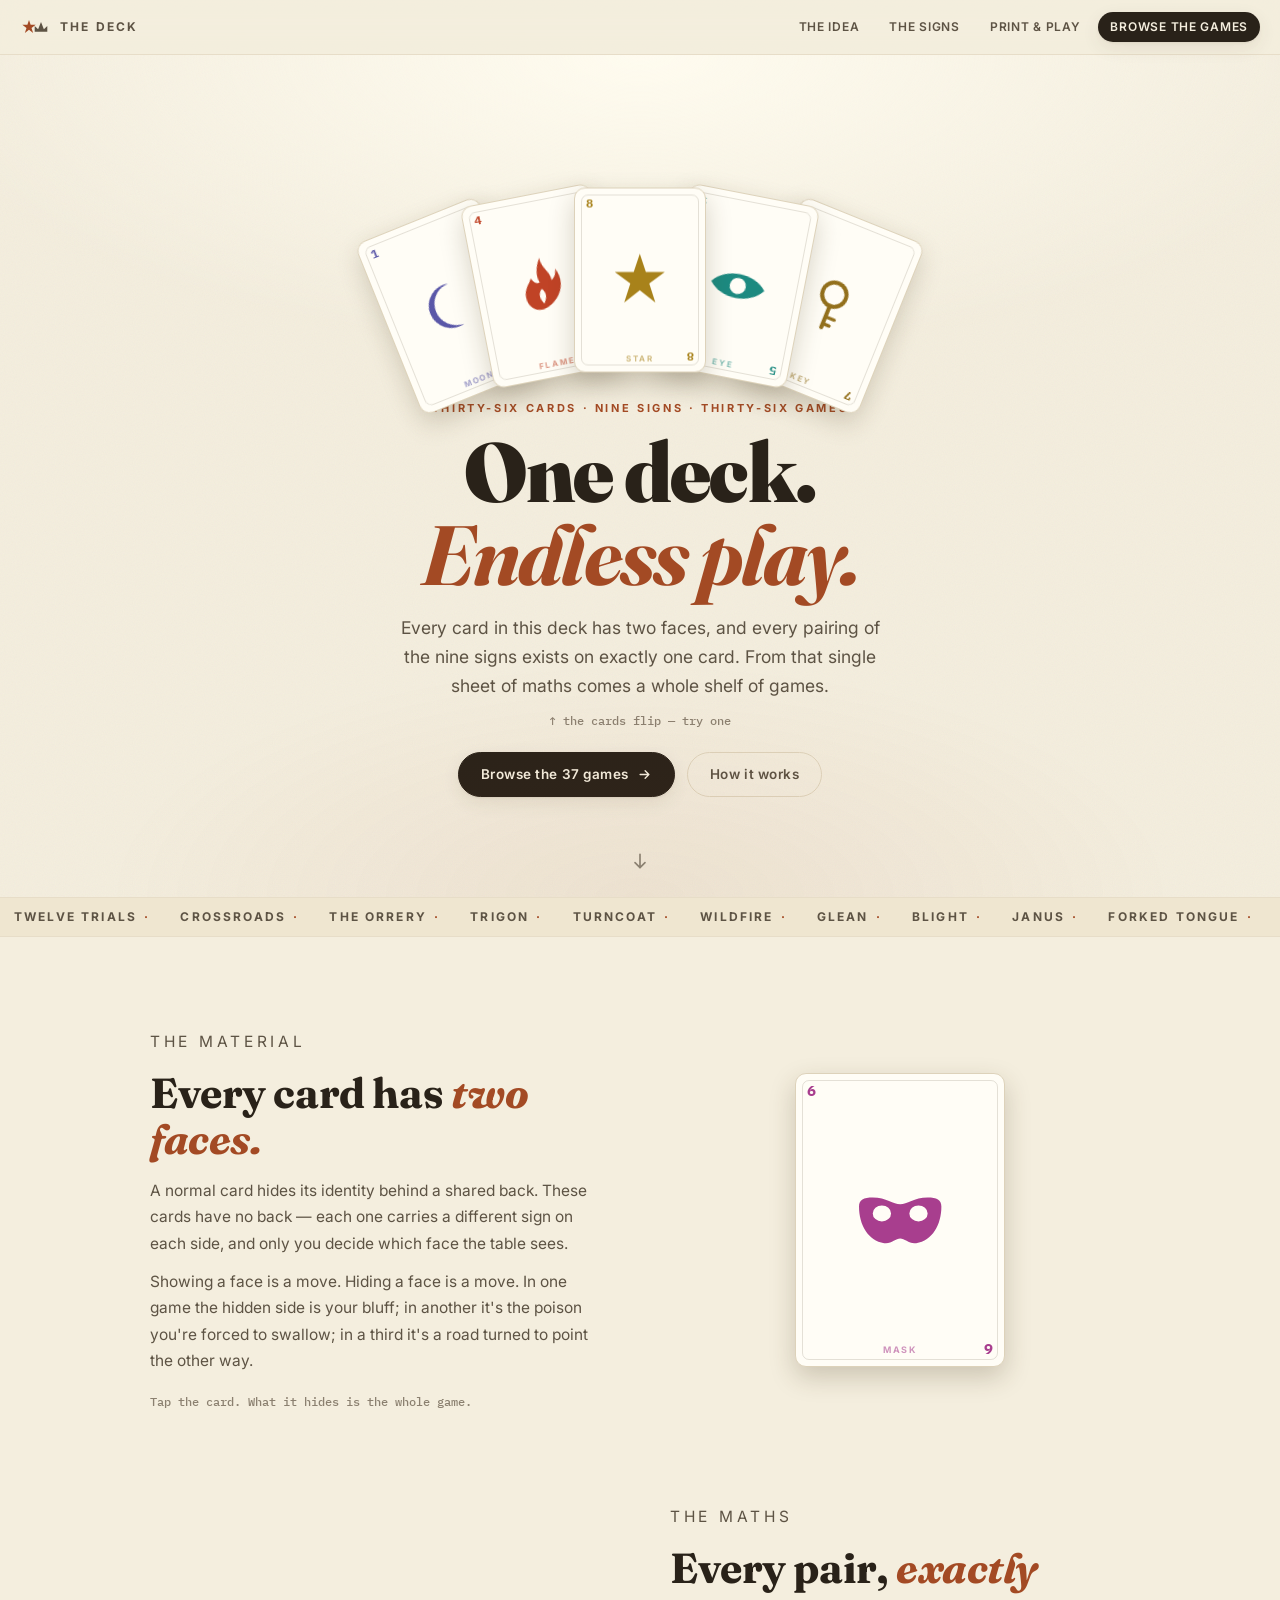
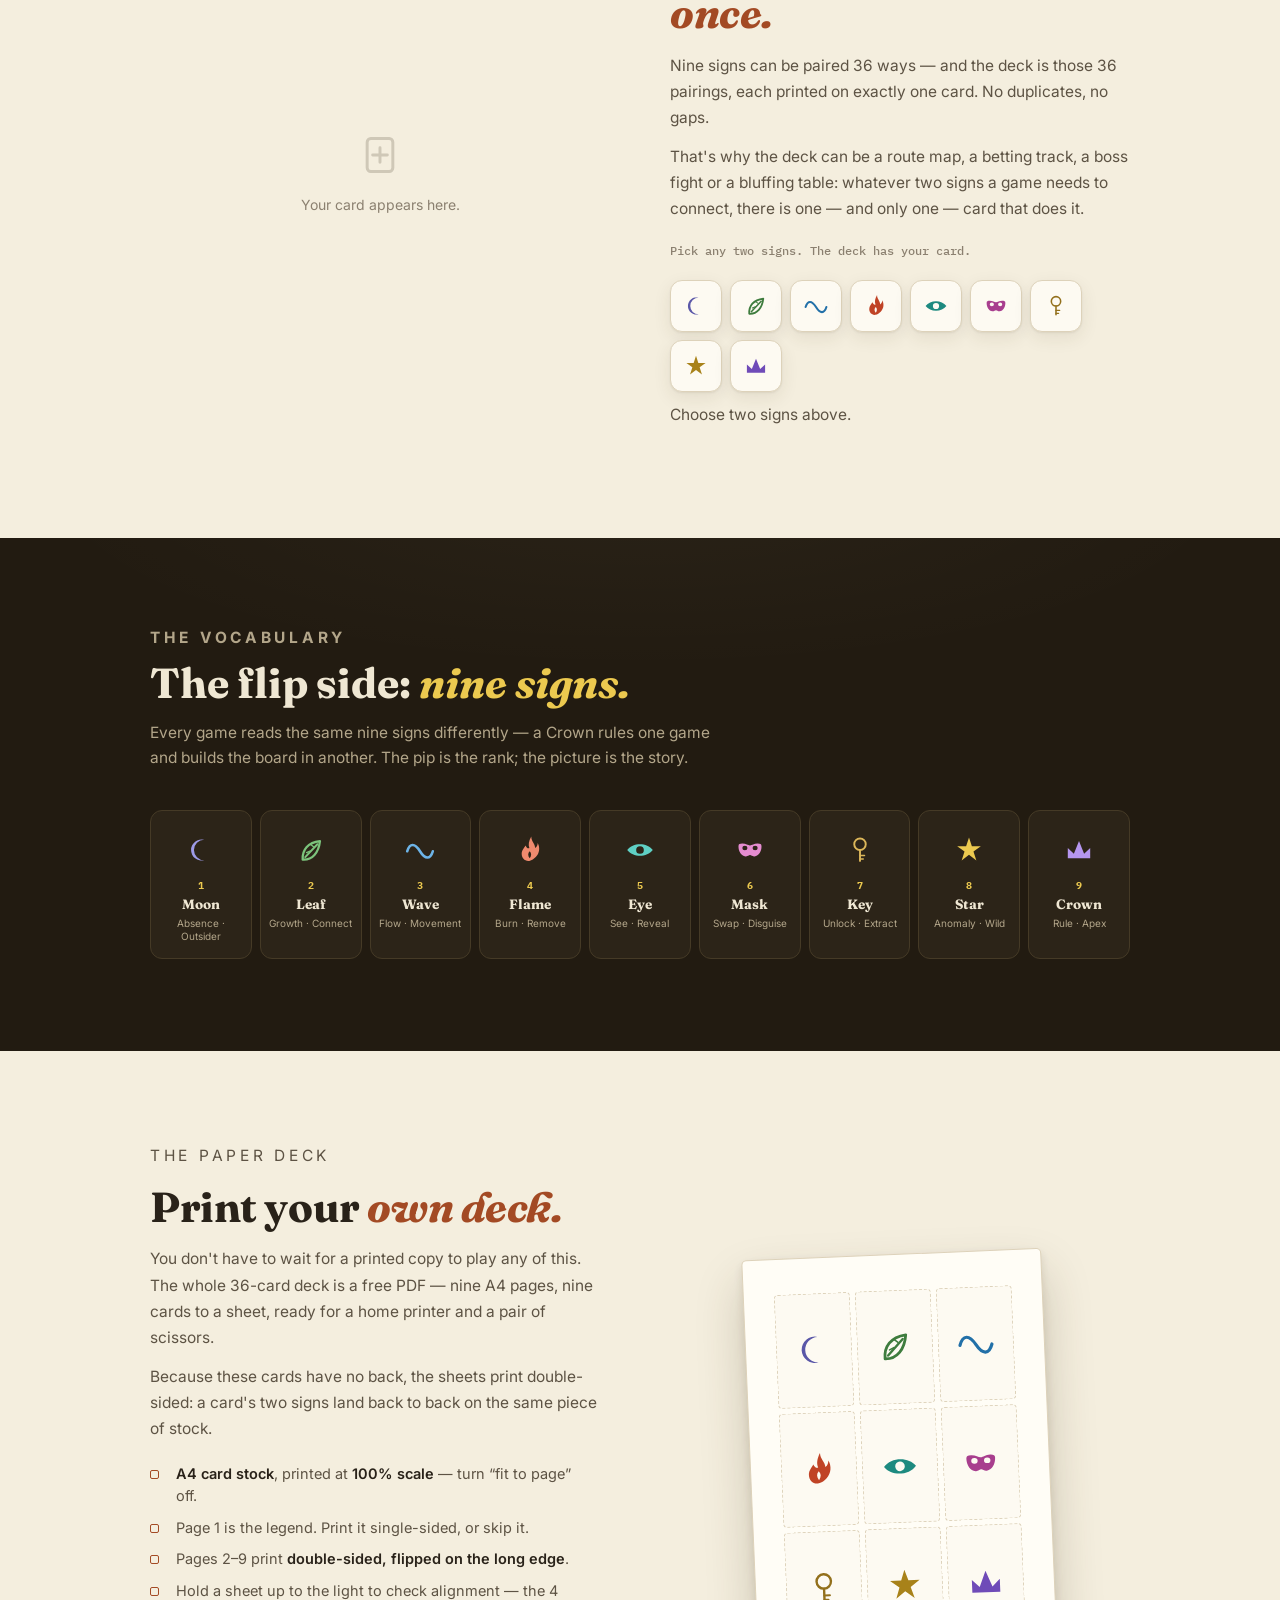
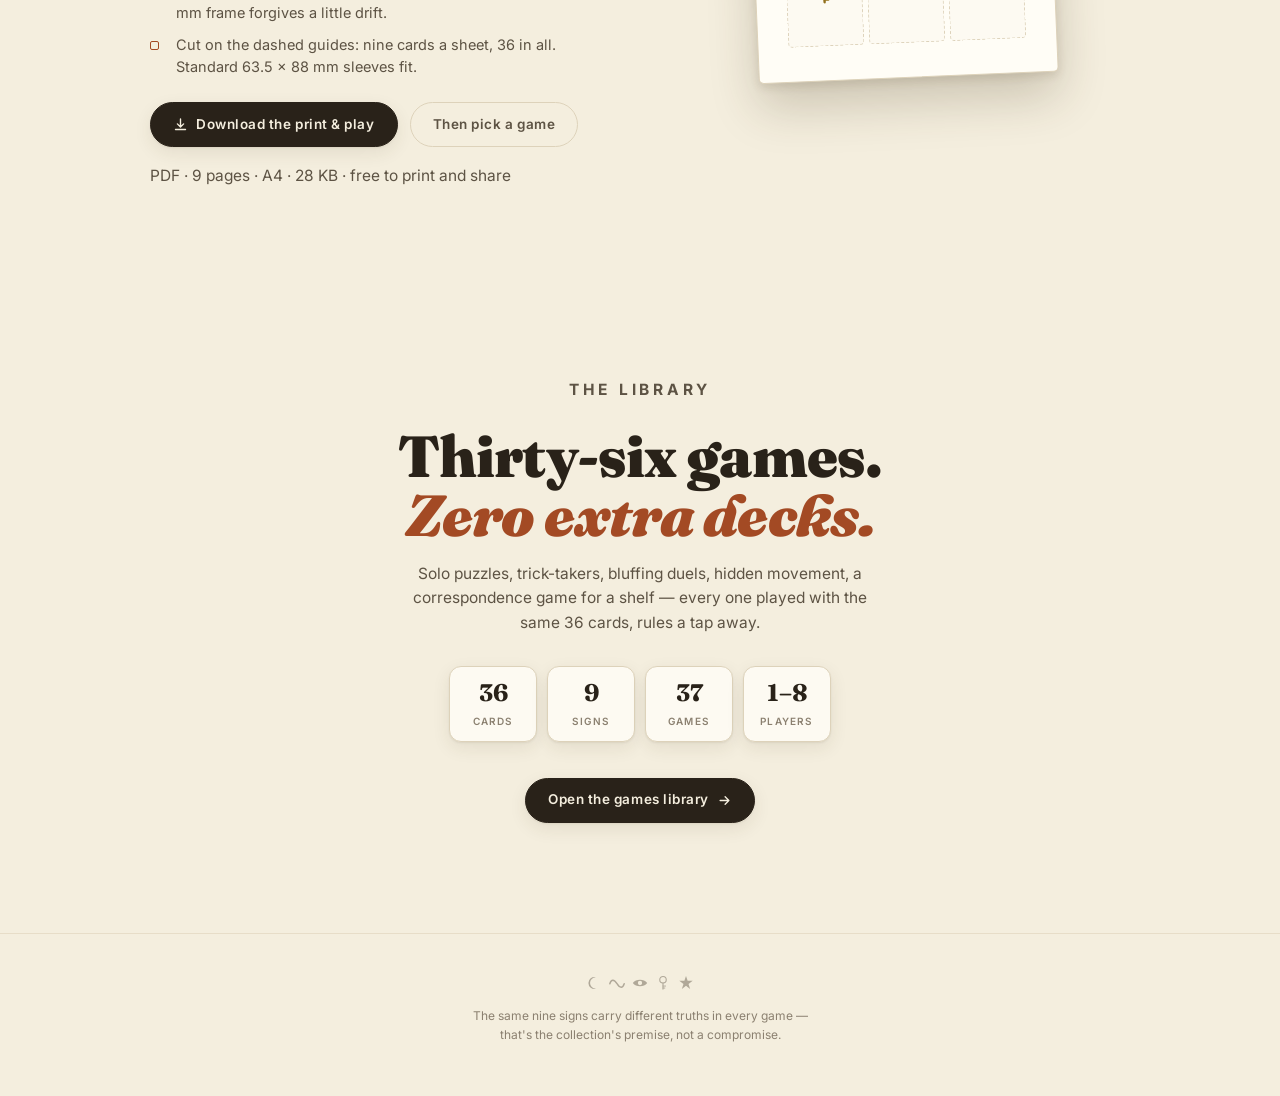
<file: index.html>
<!DOCTYPE html>
<html lang="en">
<head>
<meta charset="UTF-8">
<meta name="viewport" content="width=device-width, initial-scale=1.0">
<title>The Deck — One deck, endless play</title>
<link rel="preconnect" href="https://fonts.googleapis.com">
<link rel="preconnect" href="https://fonts.gstatic.com" crossorigin>
<link href="https://fonts.googleapis.com/css2?family=Fraunces:ital,opsz,wght@0,9..144,600;0,9..144,700;0,9..144,900;1,9..144,700;1,9..144,900&family=Inter:wght@400;500;600;700&family=IBM+Plex+Mono:wght@500;700&display=swap" rel="stylesheet">
<style>
  *, *::before, *::after { box-sizing: border-box; margin: 0; padding: 0; }

  :root {
    --paper: #f4eede;
    --paper-warm: #efe6d0;
    --card: #fdfaf2;
    --card-face: #fffdf6;
    --line: #ddd2ba;
    --line-soft: #e7ddc8;
    --ink: #292219;
    --ink-soft: #5d5344;
    --muted: #8b8070;
    --accent: #a34a24;
    --accent-deep: #8a3c1b;

    --night: #221b11;
    --night-2: #2c2418;
    --night-line: #453a26;
    --night-text: #efe7d3;
    --night-soft: #b3a68a;

    --sign-moon: #5a57a8;
    --sign-leaf: #3e7c3e;
    --sign-wave: #2270a8;
    --sign-flame: #c04326;
    --sign-eye: #1d8a80;
    --sign-mask: #a83e8e;
    --sign-key: #93701c;
    --sign-star: #a8821a;
    --sign-crown: #6f4bb8;

    --n-moon: #9d9ae6;
    --n-leaf: #7cc47c;
    --n-wave: #6db4e8;
    --n-flame: #f08a6e;
    --n-eye: #5fd0c4;
    --n-mask: #e58cd0;
    --n-key: #dcb75a;
    --n-star: #ecc94f;
    --n-crown: #b596ef;

    --shadow-card: 0 1px 2px rgba(66,50,24,0.08), 0 6px 18px rgba(66,50,24,0.09);
    --shadow-deep: 0 4px 8px rgba(66,50,24,0.12), 0 24px 48px rgba(66,50,24,0.22);
  }

  html { font-size: 16px; -webkit-text-size-adjust: 100%; scroll-behavior: smooth; }

  body {
    background: var(--paper); color: var(--ink);
    font-family: 'Inter', sans-serif; line-height: 1.6;
    -webkit-font-smoothing: antialiased; -moz-osx-font-smoothing: grayscale;
    overflow-x: hidden;
  }
  body::before {
    content: ""; position: fixed; inset: 0; z-index: 0; pointer-events: none;
    background-image: url("data:image/svg+xml,%3Csvg xmlns='http://www.w3.org/2000/svg' width='140' height='140'%3E%3Cfilter id='n'%3E%3CfeTurbulence type='fractalNoise' baseFrequency='0.9' numOctaves='2'/%3E%3C/filter%3E%3Crect width='140' height='140' filter='url(%23n)' opacity='0.05'/%3E%3C/svg%3E");
  }
  main, .topbar, footer { position: relative; z-index: 1; }
  .inner { max-width: 1020px; margin: 0 auto; padding: 0 20px; }

  /* ---------- Top bar ---------- */
  .topbar {
    position: sticky; top: 0; z-index: 40;
    display: flex; align-items: center; justify-content: space-between;
    padding: 12px 20px;
    background: rgba(244,238,222,0.86);
    backdrop-filter: blur(12px); -webkit-backdrop-filter: blur(12px);
    border-bottom: 1px solid var(--line-soft);
  }
  .brand { display: flex; align-items: center; gap: 10px; text-decoration: none; }
  .brand .glyphs { display: flex; }
  .brand .glyphs svg { width: 18px; height: 18px; }
  .brand .glyphs svg:nth-child(2) { margin-left: -6px; }
  .brand-name { font: 700 12px/1 'Inter', sans-serif; letter-spacing: 0.18em; text-transform: uppercase; color: var(--ink-soft); }
  .nav { display: flex; align-items: center; gap: 6px; }
  .nav a {
    font: 600 12px/1 'Inter', sans-serif; letter-spacing: 0.06em; text-transform: uppercase;
    color: var(--ink-soft); text-decoration: none; padding: 9px 12px; border-radius: 999px;
    transition: color 160ms ease, background 160ms ease;
  }
  .nav a:hover { color: var(--ink); background: rgba(66,50,24,0.06); }
  .nav a.primary { color: var(--paper); background: var(--ink); box-shadow: var(--shadow-card); }
  .nav a.primary:hover { background: var(--accent-deep); }
  .nav a:focus-visible { outline: 2px solid var(--accent); outline-offset: 2px; }

  @media (max-width: 640px) {
    .topbar { padding: 10px 14px; }
    .brand-name { display: none; }
    .nav { gap: 2px; }
    .nav a { padding: 9px 10px; font-size: 11px; letter-spacing: 0.04em; }
    .nav a[href="#pairs"], .nav a[href="#signs"] { display: none; }
  }

  /* ---------- Hero ---------- */
  .hero { min-height: calc(100svh - 58px); display: flex; flex-direction: column; align-items: center; justify-content: center; text-align: center; padding: 30px 20px 40px; position: relative; overflow: hidden; }
  .hero-glow { position: absolute; inset: 0; pointer-events: none;
    background: radial-gradient(90% 55% at 50% 0%, rgba(255,252,240,0.95), transparent 65%),
                radial-gradient(60% 40% at 50% 100%, rgba(163,74,36,0.07), transparent 70%); }

  .fan-stage { perspective: 1100px; margin-bottom: 8px; }
  .fan { position: relative; width: min(560px, 92vw); height: 250px; transform-style: preserve-3d; transition: transform 300ms ease; }
  @media (max-width: 560px) { .fan { height: 200px; } }

  .fcard {
    position: absolute; left: 50%; top: 54%;
    width: 132px; height: 185px;
    transform: var(--tf); cursor: pointer;
    transform-style: preserve-3d;
    transition: transform 350ms cubic-bezier(0.34, 1.4, 0.4, 1);
    animation: deal 950ms cubic-bezier(0.22, 1, 0.36, 1) both;
    animation-delay: var(--d);
  }
  @media (max-width: 560px) { .fcard { width: 100px; height: 140px; } }
  .fcard:hover, .fcard:focus-visible { transform: var(--tf) translateY(-16px); z-index: 10; }
  .fcard:focus-visible { outline: none; }
  .fcard:focus-visible .face { border-color: var(--accent); }
  @keyframes deal {
    from { transform: translate(-50%, 60vh) rotate(4deg) scale(0.7); opacity: 0; }
    to   { transform: var(--tf); opacity: 1; }
  }

  /* ---------- 3D flip card ---------- */
  .card3d { transform-style: preserve-3d; }
  .c-inner {
    position: absolute; inset: 0; transform-style: preserve-3d;
    transition: transform 680ms cubic-bezier(0.35, 0.1, 0.25, 1);
  }
  .flipped .c-inner { transform: rotateY(180deg); }
  .face {
    position: absolute; inset: 0; backface-visibility: hidden; -webkit-backface-visibility: hidden;
    border-radius: 11px; background: var(--card-face);
    border: 1px solid var(--line);
    box-shadow: 0 10px 26px rgba(66,50,24,0.22);
    display: flex; align-items: center; justify-content: center;
  }
  .face::after {
    content: ""; position: absolute; inset: 6px; border-radius: 7px;
    border: 1px solid rgba(66,50,24,0.14); pointer-events: none;
  }
  .face.back { transform: rotateY(180deg); }
  .face .glyph { width: 52%; height: 52%; display: flex; align-items: center; justify-content: center; }
  .face .glyph svg { width: 100%; height: 100%; }
  .face .pip { position: absolute; top: 9px; left: 11px; font: 700 12px/1 'IBM Plex Mono', monospace; }
  .face .pip-b { top: auto; left: auto; bottom: 9px; right: 11px; transform: rotate(180deg); }
  .face .cname { position: absolute; bottom: 9px; left: 0; right: 0; text-align: center; font: 700 8px/1 'Inter', sans-serif; letter-spacing: 0.22em; text-transform: uppercase; opacity: 0.55; }

  .eyebrow { font: 700 11px/1 'Inter', sans-serif; letter-spacing: 0.24em; text-transform: uppercase; color: var(--accent); margin-bottom: 16px; }
  .hero h1 { font: 900 clamp(44px, 10.5vw, 84px)/0.99 'Fraunces', serif; letter-spacing: -0.02em; margin-bottom: 18px; }
  .hero h1 em { font-style: italic; font-weight: 700; color: var(--accent); }
  .hero .lead { font: 400 clamp(15px, 2.6vw, 17.5px)/1.65 'Inter', sans-serif; color: var(--ink-soft); max-width: 46ch; margin: 0 auto 28px; }
  .hero .hint { font: 500 11.5px/1 'IBM Plex Mono', monospace; color: var(--muted); margin-top: -14px; margin-bottom: 26px; }

  .cta-row { display: flex; gap: 12px; justify-content: center; flex-wrap: wrap; }
  .btn {
    display: inline-flex; align-items: center; gap: 8px; text-decoration: none; cursor: pointer;
    font: 600 13.5px/1 'Inter', sans-serif; letter-spacing: 0.04em;
    border-radius: 999px; padding: 14px 22px; transition: all 180ms ease;
  }
  .btn-primary { color: var(--paper); background: var(--ink); box-shadow: var(--shadow-card); border: 1px solid var(--ink); }
  .btn-primary:hover { background: var(--accent-deep); border-color: var(--accent-deep); transform: translateY(-2px); box-shadow: var(--shadow-deep); }
  .btn-ghost { color: var(--ink-soft); background: transparent; border: 1px solid var(--line); }
  .btn-ghost:hover { color: var(--ink); border-color: var(--muted); transform: translateY(-2px); }
  .btn:focus-visible { outline: 2px solid var(--accent); outline-offset: 2px; }

  .scroll-cue { position: absolute; bottom: 18px; left: 50%; transform: translateX(-50%); color: var(--muted); animation: bob 2.2s ease-in-out infinite; }
  .scroll-cue svg { width: 20px; height: 20px; }
  @keyframes bob { 0%,100% { transform: translate(-50%, 0); } 50% { transform: translate(-50%, 8px); } }

  /* ---------- Ticker ---------- */
  .ticker { overflow: hidden; border-top: 1px solid var(--line-soft); border-bottom: 1px solid var(--line-soft); background: var(--paper-warm); padding: 13px 0; }
  .ticker-track { display: flex; width: max-content; animation: slide 60s linear infinite; }
  .ticker:hover .ticker-track { animation-play-state: paused; }
  @keyframes slide { from { transform: translateX(0); } to { transform: translateX(-50%); } }
  .ticker span { font: 700 12px/1 'Inter', sans-serif; letter-spacing: 0.18em; text-transform: uppercase; color: var(--ink-soft); padding: 0 14px; white-space: nowrap; }
  .ticker i { font-style: normal; color: var(--accent); padding: 0 2px; }

  /* ---------- Sections ---------- */
  section.block { padding: 92px 0; }
  .split { display: grid; grid-template-columns: 1fr; gap: 44px; align-items: center; }
  @media (min-width: 800px) { .split { grid-template-columns: 1fr 1fr; gap: 60px; } .split.rev > .txt { order: 2; } }
  .txt h2 { font: 700 clamp(30px, 5vw, 42px)/1.08 'Fraunces', serif; margin: 12px 0 16px; letter-spacing: -0.01em; }
  .txt h2 em { font-style: italic; color: var(--accent); }
  .txt p { font: 400 15.5px/1.7 'Inter', sans-serif; color: var(--ink-soft); max-width: 52ch; }
  .txt p + p { margin-top: 12px; }
  .txt .mono-note { font: 500 12px/1.6 'IBM Plex Mono', monospace; color: var(--muted); margin-top: 18px; }

  .stage { display: flex; align-items: center; justify-content: center; min-height: 360px; perspective: 1000px; }
  .bigcard { position: relative; width: 210px; height: 294px; cursor: pointer; }
  .bigcard .face .pip { font-size: 15px; }
  .bigcard .face .cname { font-size: 9px; bottom: 12px; }
  .bigcard .face .glyph { width: 55%; height: 55%; }

  /* ---------- Pair explorer ---------- */
  .picker { display: flex; flex-wrap: wrap; gap: 8px; margin: 20px 0 8px; max-width: 420px; }
  .pk {
    width: 52px; height: 52px; border-radius: 12px; cursor: pointer;
    background: var(--card); border: 1px solid var(--line);
    display: flex; align-items: center; justify-content: center;
    box-shadow: var(--shadow-card);
    transition: all 160ms ease;
  }
  .pk svg { width: 26px; height: 26px; }
  .pk:hover { transform: translateY(-3px); border-color: var(--muted); }
  .pk:focus-visible { outline: 2px solid var(--accent); outline-offset: 2px; }
  .pk[aria-pressed="true"] { background: var(--ink); border-color: var(--ink); box-shadow: var(--shadow-deep); }
  .pair-read { font: 500 13px/1.6 'IBM Plex Mono', monospace; color: var(--ink-soft); min-height: 44px; margin-top: 10px; max-width: 40ch; }
  .pair-read b { color: var(--accent); }
  .pair-stage { min-height: 380px; }
  .pair-stage .bigcard { animation: pop 500ms cubic-bezier(0.34, 1.5, 0.5, 1) both; }
  @keyframes pop { from { transform: scale(0.6) rotate(-6deg); opacity: 0; } to { transform: none; opacity: 1; } }
  .pair-empty { text-align: center; color: var(--muted); font: 400 14px/1.6 'Inter', sans-serif; max-width: 26ch; }
  .pair-empty svg { width: 44px; height: 44px; opacity: 0.35; margin-bottom: 10px; }

  /* ---------- Night (flip side) section ---------- */
  .night { background: var(--night); color: var(--night-text); position: relative; overflow: hidden; }
  .night::before {
    content: ""; position: absolute; inset: 0; pointer-events: none; opacity: 0.5;
    background: radial-gradient(80% 60% at 50% -10%, rgba(255,240,200,0.07), transparent 60%);
  }
  .night .inner { position: relative; }
  .night .eyebrow { color: var(--n-star); }
  .night h2 { font: 700 clamp(30px, 5vw, 42px)/1.08 'Fraunces', serif; margin: 12px 0 14px; }
  .night h2 em { font-style: italic; color: var(--n-star); }
  .night > .inner > p { color: var(--night-soft); max-width: 56ch; font-size: 15.5px; }
  .sgrid { display: grid; grid-template-columns: repeat(3, 1fr); gap: 10px; margin-top: 40px; }
  @media (min-width: 760px) { .sgrid { grid-template-columns: repeat(9, 1fr); gap: 8px; } }
  .scell {
    background: var(--night-2); border: 1px solid var(--night-line); border-radius: 12px;
    padding: 18px 8px 14px; text-align: center; cursor: default;
    transition: transform 200ms ease, border-color 200ms ease, background 200ms ease;
  }
  .scell:hover { transform: translateY(-5px); border-color: var(--night-soft); background: #332a1b; }
  .scell .sg { height: 42px; display: flex; align-items: center; justify-content: center; margin-bottom: 10px; transition: transform 250ms ease; }
  .scell:hover .sg { transform: scale(1.18); }
  .scell .sg svg { width: 32px; height: 32px; }
  .scell .rank { font: 700 10px/1 'IBM Plex Mono', monospace; color: var(--n-star); }
  .scell .nm { font: 700 13.5px/1.2 'Fraunces', serif; margin-top: 5px; }
  .scell .mn { font: 400 10px/1.35 'Inter', sans-serif; color: var(--night-soft); margin-top: 4px; }

  /* ---------- Print and play ---------- */
  .pnp-list { list-style: none; margin: 20px 0 24px; }
  .pnp-list li { position: relative; padding-left: 26px; margin-bottom: 9px; font: 400 14.5px/1.55 'Inter', sans-serif; color: var(--ink-soft); max-width: 48ch; }
  .pnp-list li::before { content: ""; position: absolute; left: 0; top: 7px; width: 9px; height: 9px; border-radius: 2px; border: 1.5px solid var(--accent); }
  .pnp-list li b { color: var(--ink); font-weight: 600; }
  .pnp-meta { font: 500 11.5px/1.6 'IBM Plex Mono', monospace; color: var(--muted); margin-top: 16px; }
  .cta-row.left { justify-content: flex-start; }

  .sheet {
    width: min(300px, 78vw); aspect-ratio: 210 / 297;
    background: var(--card-face); border: 1px solid var(--line); border-radius: 5px;
    box-shadow: var(--shadow-deep); padding: 7.5% 6.5%;
    display: grid; grid-template-columns: repeat(3, 1fr); grid-template-rows: repeat(3, 1fr); gap: 5px;
    transform: rotate(-2.4deg); transition: transform 420ms cubic-bezier(0.22, 1, 0.36, 1);
  }
  .sheet:hover { transform: rotate(0deg) translateY(-6px); }
  .scard { border: 1px dashed var(--line); border-radius: 4px; background: var(--card); display: flex; align-items: center; justify-content: center; }
  .scard svg { width: 54%; height: 54%; }

  /* ---------- Final CTA ---------- */
  .final { text-align: center; padding: 100px 0 110px; }
  .final h2 { font: 900 clamp(34px, 7vw, 58px)/1.02 'Fraunces', serif; letter-spacing: -0.015em; margin: 14px 0 16px; }
  .final h2 em { font-style: italic; color: var(--accent); }
  .final p { color: var(--ink-soft); max-width: 46ch; margin: 0 auto 30px; font-size: 15.5px; }
  .stats { display: flex; justify-content: center; gap: 10px; flex-wrap: wrap; margin-bottom: 36px; }
  .stat { min-width: 88px; padding: 14px 16px; background: var(--card); border: 1px solid var(--line); border-radius: 12px; box-shadow: var(--shadow-card); }
  .stat .n { font: 700 24px/1 'Fraunces', serif; }
  .stat .l { display: block; margin-top: 6px; font: 600 10px/1.2 'Inter', sans-serif; letter-spacing: 0.12em; text-transform: uppercase; color: var(--muted); }

  footer { padding: 40px 20px 46px; text-align: center; border-top: 1px solid var(--line-soft); }
  footer .fmark { display: flex; justify-content: center; gap: 5px; margin-bottom: 14px; opacity: 0.45; }
  footer .fmark svg { width: 18px; height: 18px; }
  footer p { font: 400 12px/1.6 'Inter', sans-serif; color: var(--muted); max-width: 46ch; margin: 0 auto 6px; }
  footer a { color: var(--ink-soft); }

  /* ---------- Scroll reveal ---------- */
  .reveal { opacity: 0; transform: translateY(26px); transition: opacity 700ms ease, transform 700ms cubic-bezier(0.22, 1, 0.36, 1); }
  .reveal.in { opacity: 1; transform: none; }

  @media (prefers-reduced-motion: reduce) {
    html { scroll-behavior: auto; }
    *, *::before, *::after { transition-duration: 0.01ms !important; animation-duration: 0.01ms !important; animation-iteration-count: 1 !important; }
    .reveal { opacity: 1; transform: none; }
    .ticker-track { animation: none; }
  }
</style>
</head>
<body>

<div class="topbar">
  <a class="brand" href="index.html" aria-label="The Deck — home">
    <span class="glyphs" id="brand-glyphs"></span>
    <span class="brand-name">The Deck</span>
  </a>
  <nav class="nav" aria-label="Site">
    <a href="#pairs">The Idea</a>
    <a href="#signs">The Signs</a>
    <a href="#print">Print &amp; Play</a>
    <a class="primary" href="games.html">Browse the games</a>
  </nav>
</div>

<main>

  <!-- ================= HERO ================= -->
  <header class="hero">
    <div class="hero-glow"></div>

    <div class="fan-stage">
      <div class="fan" id="fan"></div>
    </div>

    <p class="eyebrow">Thirty-six cards · Nine signs · Thirty-six games</p>
    <h1>One deck.<br><em>Endless play.</em></h1>
    <p class="lead">Every card in this deck has two faces, and every pairing of the nine signs exists on exactly one card. From that single sheet of maths comes a whole shelf of games.</p>
    <p class="hint">↑ the cards flip — try one</p>
    <div class="cta-row">
      <a class="btn btn-primary" href="games.html">Browse the 37 games
        <svg viewBox="0 0 24 24" width="15" height="15" fill="none" stroke="currentColor" stroke-width="2.2" stroke-linecap="round" stroke-linejoin="round"><path d="M5 12h14M13 6l6 6-6 6"/></svg>
      </a>
      <a class="btn btn-ghost" href="#flip">How it works</a>
    </div>

    <div class="scroll-cue" aria-hidden="true">
      <svg viewBox="0 0 24 24" fill="none" stroke="currentColor" stroke-width="2" stroke-linecap="round" stroke-linejoin="round"><path d="M12 4v16M6 14l6 6 6-6"/></svg>
    </div>
  </header>

  <!-- ================= TICKER ================= -->
  <div class="ticker" aria-hidden="true">
    <div class="ticker-track" id="ticker-track"></div>
  </div>

  <!-- ================= TWO FACES ================= -->
  <section class="block" id="flip">
    <div class="inner split">
      <div class="txt reveal">
        <p class="eyebrow">The material</p>
        <h2>Every card has <em>two faces.</em></h2>
        <p>A normal card hides its identity behind a shared back. These cards have no back — each one carries a different sign on each side, and only you decide which face the table sees.</p>
        <p>Showing a face is a move. Hiding a face is a move. In one game the hidden side is your bluff; in another it's the poison you're forced to swallow; in a third it's a road turned to point the other way.</p>
        <p class="mono-note">Tap the card. What it hides is the whole game.</p>
      </div>
      <div class="stage reveal" id="flip-stage"></div>
    </div>
  </section>

  <!-- ================= EVERY PAIR ONCE ================= -->
  <section class="block" id="pairs" style="padding-top: 0;">
    <div class="inner split rev">
      <div class="txt reveal">
        <p class="eyebrow">The maths</p>
        <h2>Every pair, <em>exactly once.</em></h2>
        <p>Nine signs can be paired 36 ways — and the deck is those 36 pairings, each printed on exactly one card. No duplicates, no gaps.</p>
        <p>That's why the deck can be a route map, a betting track, a boss fight or a bluffing table: whatever two signs a game needs to connect, there is one — and only one — card that does it.</p>
        <p class="mono-note">Pick any two signs. The deck has your card.</p>
        <div class="picker" id="picker" role="group" aria-label="Pick two signs"></div>
        <p class="pair-read" id="pair-read" aria-live="polite">Choose two signs above.</p>
      </div>
      <div class="stage pair-stage reveal" id="pair-stage">
        <div class="pair-empty" id="pair-empty">
          <svg viewBox="0 0 24 24" fill="none" stroke="currentColor" stroke-width="1.6" stroke-linecap="round" stroke-linejoin="round"><rect x="5" y="3" width="14" height="18" rx="2"/><path d="M12 8v8M8 12h8"/></svg>
          <br>Your card appears here.
        </div>
      </div>
    </div>
  </section>

  <!-- ================= FLIP SIDE / SIGNS ================= -->
  <section class="block night" id="signs">
    <div class="inner">
      <p class="eyebrow reveal">The vocabulary</p>
      <h2 class="reveal">The flip side: <em>nine signs.</em></h2>
      <p class="reveal">Every game reads the same nine signs differently — a Crown rules one game and builds the board in another. The pip is the rank; the picture is the story.</p>
      <div class="sgrid" id="sgrid"></div>
    </div>
  </section>

  <!-- ================= PRINT AND PLAY ================= -->
  <section class="block" id="print">
    <div class="inner split">
      <div class="txt reveal">
        <p class="eyebrow">The paper deck</p>
        <h2>Print your <em>own deck.</em></h2>
        <p>You don't have to wait for a printed copy to play any of this. The whole 36-card deck is a free PDF — nine A4 pages, nine cards to a sheet, ready for a home printer and a pair of scissors.</p>
        <p>Because these cards have no back, the sheets print double-sided: a card's two signs land back to back on the same piece of stock.</p>
        <ul class="pnp-list">
          <li><b>A4 card stock</b>, printed at <b>100% scale</b> — turn “fit to page” off.</li>
          <li>Page 1 is the legend. Print it single-sided, or skip it.</li>
          <li>Pages 2–9 print <b>double-sided, flipped on the long edge</b>.</li>
          <li>Hold a sheet up to the light to check alignment — the 4 mm frame forgives a little drift.</li>
          <li>Cut on the dashed guides: nine cards a sheet, 36 in all. Standard 63.5 × 88 mm sleeves fit.</li>
        </ul>
        <div class="cta-row left">
          <a class="btn btn-primary" href="Print%20and%20Play/FLIP_DECK_print_and_play_Nine_Signs.pdf" download="Flip-Deck-print-and-play.pdf">
            <svg viewBox="0 0 24 24" width="15" height="15" fill="none" stroke="currentColor" stroke-width="2.2" stroke-linecap="round" stroke-linejoin="round" aria-hidden="true"><path d="M12 3v12M7 11l5 5 5-5M4 20h16"/></svg>
            Download the print &amp; play
          </a>
          <a class="btn btn-ghost" href="games.html">Then pick a game</a>
        </div>
        <p class="pnp-meta">PDF · 9 pages · A4 · 28 KB · free to print and share</p>
      </div>
      <div class="stage reveal" id="sheet-stage"></div>
    </div>
  </section>

  <!-- ================= FINAL CTA ================= -->
  <section class="final">
    <div class="inner">
      <p class="eyebrow reveal">The library</p>
      <h2 class="reveal">Thirty-six games.<br><em>Zero extra decks.</em></h2>
      <p class="reveal">Solo puzzles, trick-takers, bluffing duels, hidden movement, a correspondence game for a shelf — every one played with the same 36 cards, rules a tap away.</p>
      <div class="stats reveal">
        <div class="stat"><span class="n">36</span><span class="l">Cards</span></div>
        <div class="stat"><span class="n">9</span><span class="l">Signs</span></div>
        <div class="stat"><span class="n">37</span><span class="l">Games</span></div>
        <div class="stat"><span class="n">1–8</span><span class="l">Players</span></div>
      </div>
      <div class="cta-row reveal">
        <a class="btn btn-primary" href="games.html">Open the games library
          <svg viewBox="0 0 24 24" width="15" height="15" fill="none" stroke="currentColor" stroke-width="2.2" stroke-linecap="round" stroke-linejoin="round"><path d="M5 12h14M13 6l6 6-6 6"/></svg>
        </a>
      </div>
    </div>
  </section>

</main>

<footer>
  <div class="fmark" id="footer-marks"></div>
  <p>The same nine signs carry different truths in every game — that's the collection's premise, not a compromise.</p>
</footer>

<script>
/* ---------- Sign glyphs (reused from the deck's card artwork) ---------- */
const SIGN_PATH = {
  Moon:  '<path d="M60 18 A33 33 0 1 0 60 82 A26 26 0 1 1 60 18 Z" fill="currentColor"/>',
  Leaf:  '<g fill="none" stroke="currentColor" stroke-linecap="round" stroke-linejoin="round"><path d="M24 80 C22 50 40 26 78 22 C74 58 54 82 24 80 Z" stroke-width="7"/><path d="M32 72 L70 32" stroke-width="6"/><path d="M47 53 L36 58" stroke-width="4"/><path d="M58 40 L49 33" stroke-width="4"/></g>',
  Wave:  '<path d="M10 54 C18 28 34 28 50 54 C66 80 82 80 90 54" stroke="currentColor" stroke-width="8" fill="none" stroke-linecap="round"/>',
  Flame: '<path fill-rule="evenodd" d="M54 8 C54 24 66 30 66 44 C72 40 74 34 74 28 C82 42 80 60 68 72 C62 78 56 82 48 84 C34 86 24 76 24 62 C24 50 32 44 36 36 C40 44 44 46 48 44 C44 34 46 22 54 8 Z M49 54 C43 60 43 68 49 76 C55 68 55 60 49 54 Z" fill="currentColor"/>',
  Eye:   '<path fill-rule="evenodd" d="M10,50 C28,26 72,26 90,50 C72,74 28,74 10,50 Z M38,50 a12,12 0 1,0 24,0 a12,12 0 1,0,-24,0 Z" fill="currentColor"/>',
  Mask:  '<path fill-rule="evenodd" d="M14 38 C14 32 18 30 26 30 C38 30 44 36 50 36 C56 36 62 30 74 30 C82 30 86 32 86 38 C86 54 78 68 64 70 C58 71 54 66 50 66 C46 66 42 71 36 70 C22 68 14 54 14 38 Z M26 44 a8,7 0 1,0 16,0 a8,7 0 1,0 -16,0 Z M58 44 a8,7 0 1,0 16,0 a8,7 0 1,0 -16,0 Z" fill="currentColor"/>',
  Key:   '<circle cx="50" cy="32" r="18" stroke="currentColor" stroke-width="6" fill="none"/><line x1="50" y1="50" x2="50" y2="84" stroke="currentColor" stroke-width="6" stroke-linecap="round"/><line x1="50" y1="67" x2="64" y2="67" stroke="currentColor" stroke-width="5" stroke-linecap="round"/><line x1="50" y1="78" x2="60" y2="78" stroke="currentColor" stroke-width="5" stroke-linecap="round"/>',
  Star:  '<polygon points="50,11 59,38 87,38 64,55 73,83 50,65 27,83 36,55 13,38 41,38" fill="currentColor"/>',
  Crown: '<path d="M15 76 L15 44 L34 62 L50 22 L66 62 L85 44 L85 76 Z" fill="currentColor"/>'
};
const SIGN = {
  Moon:  { rank: 1, hue: 'var(--sign-moon)',  nhue: 'var(--n-moon)',  mean: 'Absence · Outsider' },
  Leaf:  { rank: 2, hue: 'var(--sign-leaf)',  nhue: 'var(--n-leaf)',  mean: 'Growth · Connect' },
  Wave:  { rank: 3, hue: 'var(--sign-wave)',  nhue: 'var(--n-wave)',  mean: 'Flow · Movement' },
  Flame: { rank: 4, hue: 'var(--sign-flame)', nhue: 'var(--n-flame)', mean: 'Burn · Remove' },
  Eye:   { rank: 5, hue: 'var(--sign-eye)',   nhue: 'var(--n-eye)',   mean: 'See · Reveal' },
  Mask:  { rank: 6, hue: 'var(--sign-mask)',  nhue: 'var(--n-mask)',  mean: 'Swap · Disguise' },
  Key:   { rank: 7, hue: 'var(--sign-key)',   nhue: 'var(--n-key)',   mean: 'Unlock · Extract' },
  Star:  { rank: 8, hue: 'var(--sign-star)',  nhue: 'var(--n-star)',  mean: 'Anomaly · Wild' },
  Crown: { rank: 9, hue: 'var(--sign-crown)', nhue: 'var(--n-crown)', mean: 'Rule · Apex' }
};
const ORDER = Object.keys(SIGN).sort((a, b) => SIGN[a].rank - SIGN[b].rank);

function svgFor(name, color) {
  return '<svg viewBox="0 0 100 100" style="color:' + (color || 'currentColor') + '" aria-hidden="true">' + SIGN_PATH[name] + '</svg>';
}
function faceHTML(sign, cls) {
  const s = SIGN[sign];
  return '<div class="face ' + cls + '" style="color:' + s.hue + '">' +
    '<span class="pip">' + s.rank + '</span>' +
    '<span class="glyph">' + svgFor(sign, s.hue) + '</span>' +
    '<span class="pip pip-b">' + s.rank + '</span>' +
    '<span class="cname">' + sign + '</span>' +
  '</div>';
}
function makeCard(a, b, cls) {
  const el = document.createElement('div');
  el.className = 'card3d ' + (cls || '');
  el.setAttribute('role', 'button');
  el.setAttribute('tabindex', '0');
  el.setAttribute('aria-label', 'Card carrying ' + a + ' and ' + b + '. Activate to flip.');
  el.innerHTML = '<div class="c-inner">' + faceHTML(a, 'front') + faceHTML(b, 'back') + '</div>';
  const flip = () => el.classList.toggle('flipped');
  el.addEventListener('click', flip);
  el.addEventListener('keydown', e => {
    if (e.key === 'Enter' || e.key === ' ') { e.preventDefault(); flip(); }
  });
  return el;
}

/* ---------- Hero fan ---------- */
const fan = document.getElementById('fan');
const FAN_PAIRS = [['Moon','Wave'], ['Flame','Leaf'], ['Star','Crown'], ['Eye','Mask'], ['Key','Star']];
const FAN_TF = [
  { x: -190, y: 26, r: -22 },
  { x: -98,  y: 6,  r: -11 },
  { x: 0,    y: 0,  r: 0 },
  { x: 98,   y: 6,  r: 11 },
  { x: 190,  y: 26, r: 22 }
];
const narrow = window.matchMedia('(max-width: 560px)').matches;
FAN_PAIRS.forEach((p, i) => {
  const c = makeCard(p[0], p[1], 'fcard');
  const t = FAN_TF[i];
  const k = narrow ? 0.72 : 1;
  c.style.setProperty('--tf', 'translate(calc(-50% + ' + (t.x * k) + 'px), calc(-50% + ' + (t.y * k) + 'px)) rotate(' + t.r + 'deg)');
  c.style.setProperty('--d', (250 + i * 130) + 'ms');
  c.style.zIndex = i === 2 ? 5 : (i === 1 || i === 3 ? 4 : 3);
  fan.appendChild(c);
});

/* subtle pointer parallax (fine pointers only) */
if (window.matchMedia('(hover: hover) and (prefers-reduced-motion: no-preference)').matches) {
  const stage = document.querySelector('.hero');
  stage.addEventListener('pointermove', e => {
    const w = stage.clientWidth, h = stage.clientHeight;
    const rx = ((e.clientY / h) - 0.5) * -5;
    const ry = ((e.clientX / w) - 0.5) * 7;
    fan.style.transform = 'rotateX(' + rx + 'deg) rotateY(' + ry + 'deg)';
  });
  stage.addEventListener('pointerleave', () => { fan.style.transform = ''; });
}

/* ---------- Ticker ---------- */
const NAMES = ['Twelve Trials','Crossroads','The Orrery','Trigon','Turncoat','Wildfire','Glean','Blight','Janus','Forked Tongue','Face Value','The Council','Ouroboros','Cairn','Sleeper','Relay','Wisp','Silk Cut','Icarus','Concord','Strata','Augury','Edict','Deadlock','Golem','Lacuna','Paddock','Hinge','Mirror','Snare','Covenant'];
const track = document.getElementById('ticker-track');
const seq = NAMES.map(n => '<span>' + n + ' <i>·</i></span>').join('');
track.innerHTML = seq + seq;

/* ---------- Two-faces demo card ---------- */
document.getElementById('flip-stage').appendChild(makeCard('Mask', 'Crown', 'bigcard'));

/* ---------- Pair explorer ---------- */
const picker = document.getElementById('picker');
const pairStage = document.getElementById('pair-stage');
const pairEmpty = document.getElementById('pair-empty');
const pairRead = document.getElementById('pair-read');
let picked = [];

const PAIR_LIST = [];
for (let i = 0; i < ORDER.length; i++)
  for (let j = i + 1; j < ORDER.length; j++)
    PAIR_LIST.push(ORDER[i] + '|' + ORDER[j]);

ORDER.forEach(name => {
  const b = document.createElement('button');
  b.className = 'pk';
  b.type = 'button';
  b.dataset.sign = name;
  b.setAttribute('aria-pressed', 'false');
  b.setAttribute('aria-label', name);
  b.title = name;
  b.innerHTML = svgFor(name, SIGN[name].hue);
  b.addEventListener('click', () => togglePick(name, b));
  picker.appendChild(b);
});

function togglePick(name, btn) {
  if (picked.includes(name)) {
    picked = picked.filter(x => x !== name);
  } else {
    picked.push(name);
    if (picked.length > 2) picked.shift();
  }
  picker.querySelectorAll('.pk').forEach(p => {
    const on = picked.includes(p.dataset.sign);
    p.setAttribute('aria-pressed', on ? 'true' : 'false');
    p.innerHTML = svgFor(p.dataset.sign, on ? '#f4eede' : SIGN[p.dataset.sign].hue);
  });
  renderPair();
}

function renderPair() {
  pairStage.querySelectorAll('.card3d').forEach(c => c.remove());
  if (picked.length < 2) {
    pairEmpty.style.display = '';
    pairRead.innerHTML = picked.length === 1
      ? '<b>' + picked[0].toUpperCase() + '</b> chosen — pick one more sign.'
      : 'Choose two signs above.';
    return;
  }
  pairEmpty.style.display = 'none';
  const sorted = [...picked].sort((a, b) => SIGN[a].rank - SIGN[b].rank);
  const num = PAIR_LIST.indexOf(sorted[0] + '|' + sorted[1]) + 1;
  pairRead.innerHTML = '<b>' + sorted[0].toUpperCase() + ' × ' + sorted[1].toUpperCase() + '</b> — card ' + num + ' of 36. No other card carries this pair. Tap it to flip.';
  pairStage.appendChild(makeCard(sorted[0], sorted[1], 'bigcard'));
}

/* ---------- Night signs grid ---------- */
const sgrid = document.getElementById('sgrid');
ORDER.forEach(name => {
  const s = SIGN[name];
  const cell = document.createElement('div');
  cell.className = 'scell reveal';
  cell.innerHTML =
    '<div class="sg">' + svgFor(name, s.nhue) + '</div>' +
    '<div class="rank">' + s.rank + '</div>' +
    '<div class="nm">' + name + '</div>' +
    '<div class="mn">' + s.mean + '</div>';
  sgrid.appendChild(cell);
});

/* ---------- Print sheet preview ---------- */
const sheet = document.createElement('div');
sheet.className = 'sheet';
sheet.setAttribute('aria-hidden', 'true');
ORDER.forEach(name => {
  const c = document.createElement('div');
  c.className = 'scard';
  c.innerHTML = svgFor(name, SIGN[name].hue);
  sheet.appendChild(c);
});
document.getElementById('sheet-stage').appendChild(sheet);

/* ---------- Decorative marks ---------- */
document.getElementById('brand-glyphs').innerHTML = svgFor('Star', 'var(--accent)') + svgFor('Crown', 'var(--ink-soft)');
const footerG = document.getElementById('footer-marks');
['Moon','Wave','Eye','Key','Star'].forEach(n => { footerG.innerHTML += svgFor(n, 'var(--ink-soft)'); });

/* ---------- Scroll reveal ---------- */
const io = new IntersectionObserver(entries => {
  entries.forEach(e => { if (e.isIntersecting) { e.target.classList.add('in'); io.unobserve(e.target); } });
}, { threshold: 0.15 });
document.querySelectorAll('.reveal').forEach(el => io.observe(el));
</script>

</body>
</html>
</file>
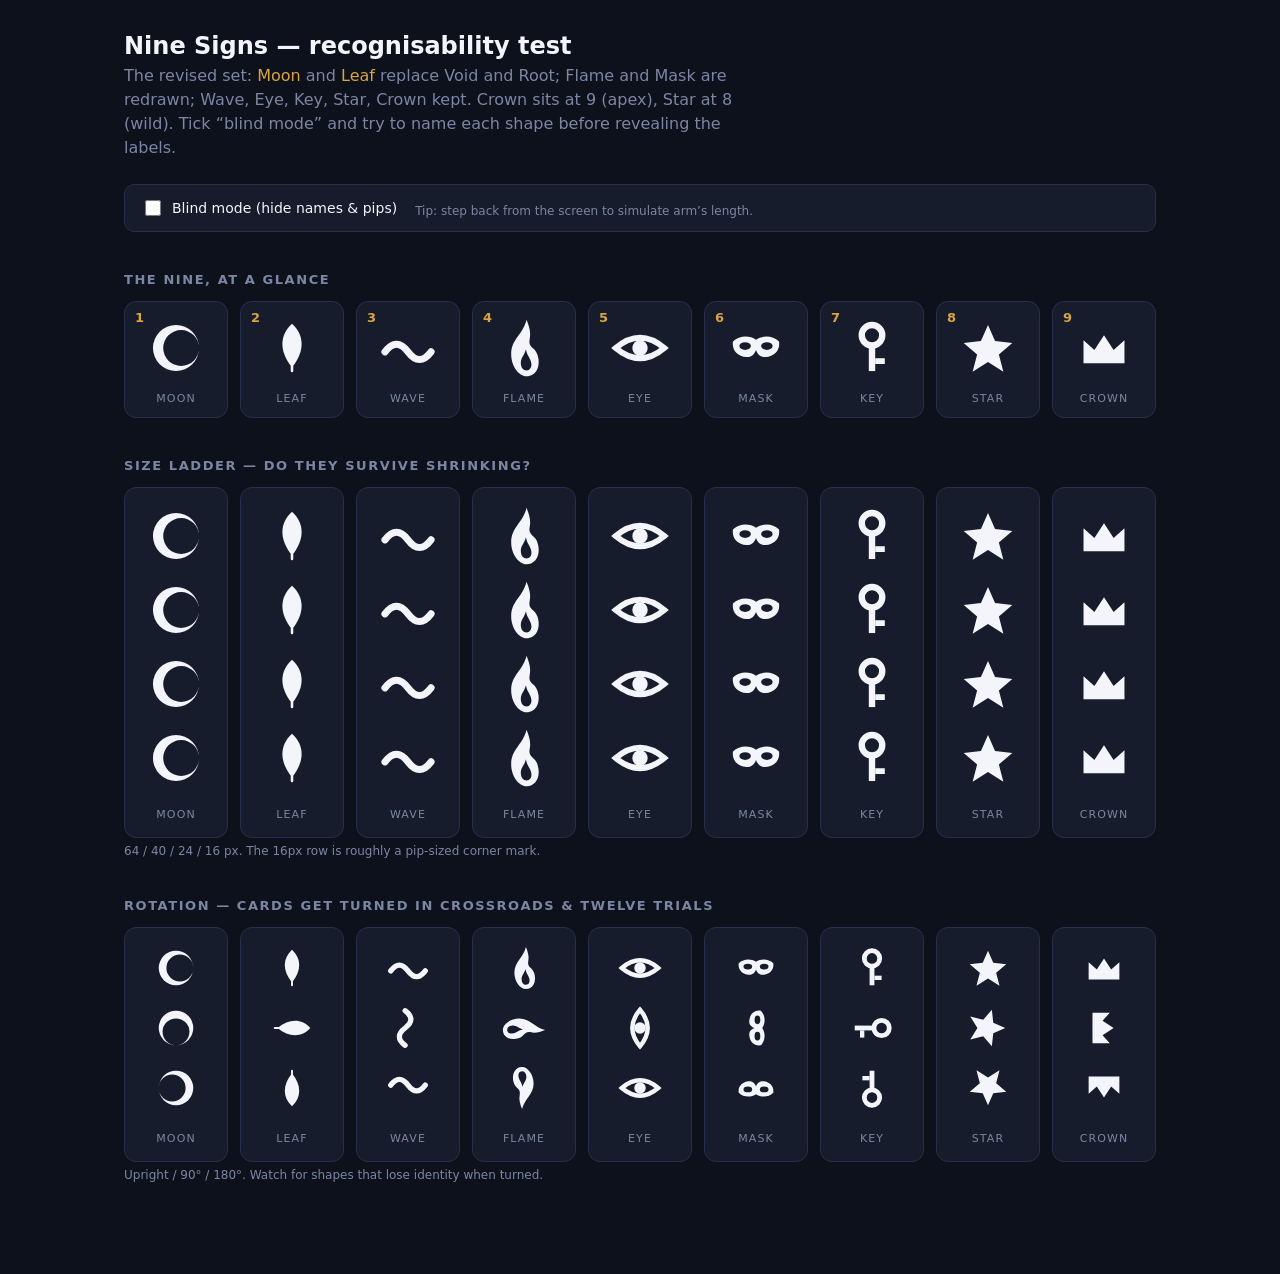
<file: Designs/symbol_recognisability_test.html>
<!DOCTYPE html>
<html lang="en">
<head>
<meta charset="UTF-8">
<meta name="viewport" content="width=device-width, initial-scale=1.0">
<title>Nine Signs · recognisability test</title>
<style>
  :root{
    --bg:#0d111c; --panel:#161c2b; --line:#27304a;
    --glyph:#f3f5fb; --gold:#d9a441; --muted:#7b86a3;
  }
  *{box-sizing:border-box}
  body{margin:0;background:var(--bg);color:var(--glyph);
       font-family:system-ui,-apple-system,Segoe UI,Roboto,sans-serif;}
  .wrap{max-width:1080px;margin:0 auto;padding:32px 24px 80px}
  h1{font-size:24px;font-weight:600;margin:0 0 4px}
  p.lede{color:var(--muted);margin:0 0 24px;max-width:60ch;line-height:1.5}
  h2{font-size:13px;letter-spacing:.12em;text-transform:uppercase;color:var(--muted);
     margin:40px 0 14px;font-weight:600}

  /* controls */
  .controls{display:flex;gap:18px;flex-wrap:wrap;align-items:center;
            padding:12px 16px;background:var(--panel);border:1px solid var(--line);
            border-radius:10px}
  .controls label{display:flex;gap:8px;align-items:center;font-size:14px;cursor:pointer}
  .controls input{width:16px;height:16px;accent-color:var(--gold)}

  /* main gallery */
  .grid{display:grid;grid-template-columns:repeat(9,1fr);gap:12px}
  @media(max-width:880px){.grid{grid-template-columns:repeat(3,1fr)}}
  .cell{background:var(--panel);border:1px solid var(--line);border-radius:12px;
        padding:14px 8px 12px;text-align:center;position:relative}
  .pip{position:absolute;top:8px;left:10px;font-size:13px;color:var(--gold);
       font-variant-numeric:tabular-nums;font-weight:600}
  .cell svg{width:64px;height:64px;color:var(--glyph)}
  .name{margin-top:8px;font-size:11px;letter-spacing:.1em;text-transform:uppercase;
        color:var(--muted)}

  /* size ladder */
  .ladder{display:grid;grid-template-columns:repeat(9,1fr);gap:12px}
  @media(max-width:880px){.ladder{grid-template-columns:repeat(3,1fr)}}
  .ladder .cell{display:flex;flex-direction:column;align-items:center;gap:10px;padding:16px 8px}
  .ladder svg{color:var(--glyph)}
  .s40{width:40px;height:40px}.s24{width:24px;height:24px}.s16{width:16px;height:16px}

  /* rotation */
  .rot .cell{display:flex;flex-direction:column;align-items:center;gap:12px;padding:16px 8px}
  .rot svg{width:48px;height:48px;color:var(--glyph)}
  .r90{transform:rotate(90deg)}.r180{transform:rotate(180deg)}

  /* hide names when testing blind */
  body.blind .name{visibility:hidden}
  body.blind .pip{visibility:hidden}

  .legend{color:var(--muted);font-size:12px;margin-top:6px}
  .new{color:var(--gold)}
</style>
</head>
<body>

<!-- glyph sprite (inline so the page works from file://) -->
<svg xmlns="http://www.w3.org/2000/svg" style="display:none">
  <symbol id="g-moon" viewBox="0 0 100 100">
    <path fill-rule="evenodd" d="M50 50 m-36 0 a36 36 0 1 0 72 0 a36 36 0 1 0 -72 0 Z M58 50 m-28 0 a28 28 0 1 0 56 0 a28 28 0 1 0 -56 0 Z" fill="currentColor"/>
  </symbol>
  <symbol id="g-leaf" viewBox="0 0 100 100">
    <path d="M50 12 C70 30 70 56 50 80 C30 56 30 30 50 12 Z" fill="currentColor"/>
    <rect x="48" y="76" width="4" height="12" rx="2" fill="currentColor"/>
  </symbol>
  <symbol id="g-wave" viewBox="0 0 100 100">
    <path d="M14 56 Q32 32 50 56 T86 56" fill="none" stroke="currentColor" stroke-width="11" stroke-linecap="round"/>
  </symbol>
  <symbol id="g-flame" viewBox="0 0 100 100">
    <path fill-rule="evenodd" d="M54 6 C48 30 30 36 30 60 C30 78 42 94 54 94 C69 94 77 78 71 60 C67 48 56 50 59 35 C61 26 58 16 54 6 Z M53 52 C51 61 45 65 45 73 C45 81 49 85 54 85 C60 85 63 79 61 72 C59 64 55 63 53 52 Z" fill="currentColor"/>
  </symbol>
  <symbol id="g-eye" viewBox="0 0 100 100">
    <path d="M12 50 Q50 18 88 50 Q50 82 12 50 Z" fill="none" stroke="currentColor" stroke-width="9"/>
    <circle cx="50" cy="50" r="12" fill="currentColor"/>
  </symbol>
  <symbol id="g-mask" viewBox="0 0 100 100">
    <path fill-rule="evenodd" d="M14 40 C24 30 40 30 50 37 C60 30 76 30 86 40 C88 53 79 63 65 64 C57 65 52 59 50 53 C48 59 43 65 35 64 C21 63 12 53 14 40 Z M33 47 m-9 0 a9 6 0 1 0 18 0 a9 6 0 1 0 -18 0 Z M67 47 m-9 0 a9 6 0 1 0 18 0 a9 6 0 1 0 -18 0 Z" fill="currentColor"/>
  </symbol>
  <symbol id="g-key" viewBox="0 0 100 100">
    <circle cx="50" cy="30" r="16" fill="none" stroke="currentColor" stroke-width="10"/>
    <rect x="45" y="44" width="10" height="42" fill="currentColor"/>
    <rect x="55" y="66" width="15" height="9" fill="currentColor"/>
  </symbol>
  <symbol id="g-star" viewBox="0 0 100 100">
    <path d="M50 14 L61 39 L88 42 L67 60 L74 87 L50 72 L26 87 L33 60 L12 42 L39 39 Z" fill="currentColor"/>
  </symbol>
  <symbol id="g-crown" viewBox="0 0 100 100">
    <path d="M18 74 L18 38 L35 53 L50 30 L65 53 L82 38 L82 74 Z" fill="currentColor"/>
  </symbol>
</svg>

<div class="wrap">
  <h1>Nine Signs &mdash; recognisability test</h1>
  <p class="lede">The revised set: <span class="new">Moon</span> and <span class="new">Leaf</span> replace Void and Root;
     Flame and Mask are redrawn; Wave, Eye, Key, Star, Crown kept. Crown sits at 9 (apex), Star at 8 (wild).
     Tick &ldquo;blind mode&rdquo; and try to name each shape before revealing the labels.</p>

  <div class="controls">
    <label><input type="checkbox" id="blind"> Blind mode (hide names &amp; pips)</label>
    <span class="legend">Tip: step back from the screen to simulate arm&rsquo;s length.</span>
  </div>

  <h2>The nine, at a glance</h2>
  <div class="grid" id="gallery"></div>

  <h2>Size ladder &mdash; do they survive shrinking?</h2>
  <div class="ladder" id="ladder"></div>
  <p class="legend">64 / 40 / 24 / 16 px. The 16px row is roughly a pip-sized corner mark.</p>

  <h2>Rotation &mdash; cards get turned in CROSSROADS &amp; TWELVE TRIALS</h2>
  <div class="rot grid" id="rotation"></div>
  <p class="legend">Upright / 90&deg; / 180&deg;. Watch for shapes that lose identity when turned.</p>
</div>

<script>
  const signs = [
    {id:"g-moon",  pip:1, name:"Moon"},
    {id:"g-leaf",  pip:2, name:"Leaf"},
    {id:"g-wave",  pip:3, name:"Wave"},
    {id:"g-flame", pip:4, name:"Flame"},
    {id:"g-eye",   pip:5, name:"Eye"},
    {id:"g-mask",  pip:6, name:"Mask"},
    {id:"g-key",   pip:7, name:"Key"},
    {id:"g-star",  pip:8, name:"Star"},
    {id:"g-crown", pip:9, name:"Crown"},
  ];
  const use = id => `<svg><use href="#${id}"/></svg>`;

  // main gallery
  document.getElementById("gallery").innerHTML = signs.map(s => `
    <div class="cell">
      <span class="pip">${s.pip}</span>
      ${use(s.id)}
      <div class="name">${s.name}</div>
    </div>`).join("");

  // size ladder
  document.getElementById("ladder").innerHTML = signs.map(s => `
    <div class="cell">
      <svg><use href="#${s.id}"/></svg>
      <svg class="s40"><use href="#${s.id}"/></svg>
      <svg class="s24"><use href="#${s.id}"/></svg>
      <svg class="s16"><use href="#${s.id}"/></svg>
      <div class="name">${s.name}</div>
    </div>`).join("");

  // rotation
  document.getElementById("rotation").innerHTML = signs.map(s => `
    <div class="cell">
      <svg><use href="#${s.id}"/></svg>
      <svg class="r90"><use href="#${s.id}"/></svg>
      <svg class="r180"><use href="#${s.id}"/></svg>
      <div class="name">${s.name}</div>
    </div>`).join("");

  document.getElementById("blind").addEventListener("change", e =>
    document.body.classList.toggle("blind", e.target.checked));
</script>
</body>
</html>
</file>
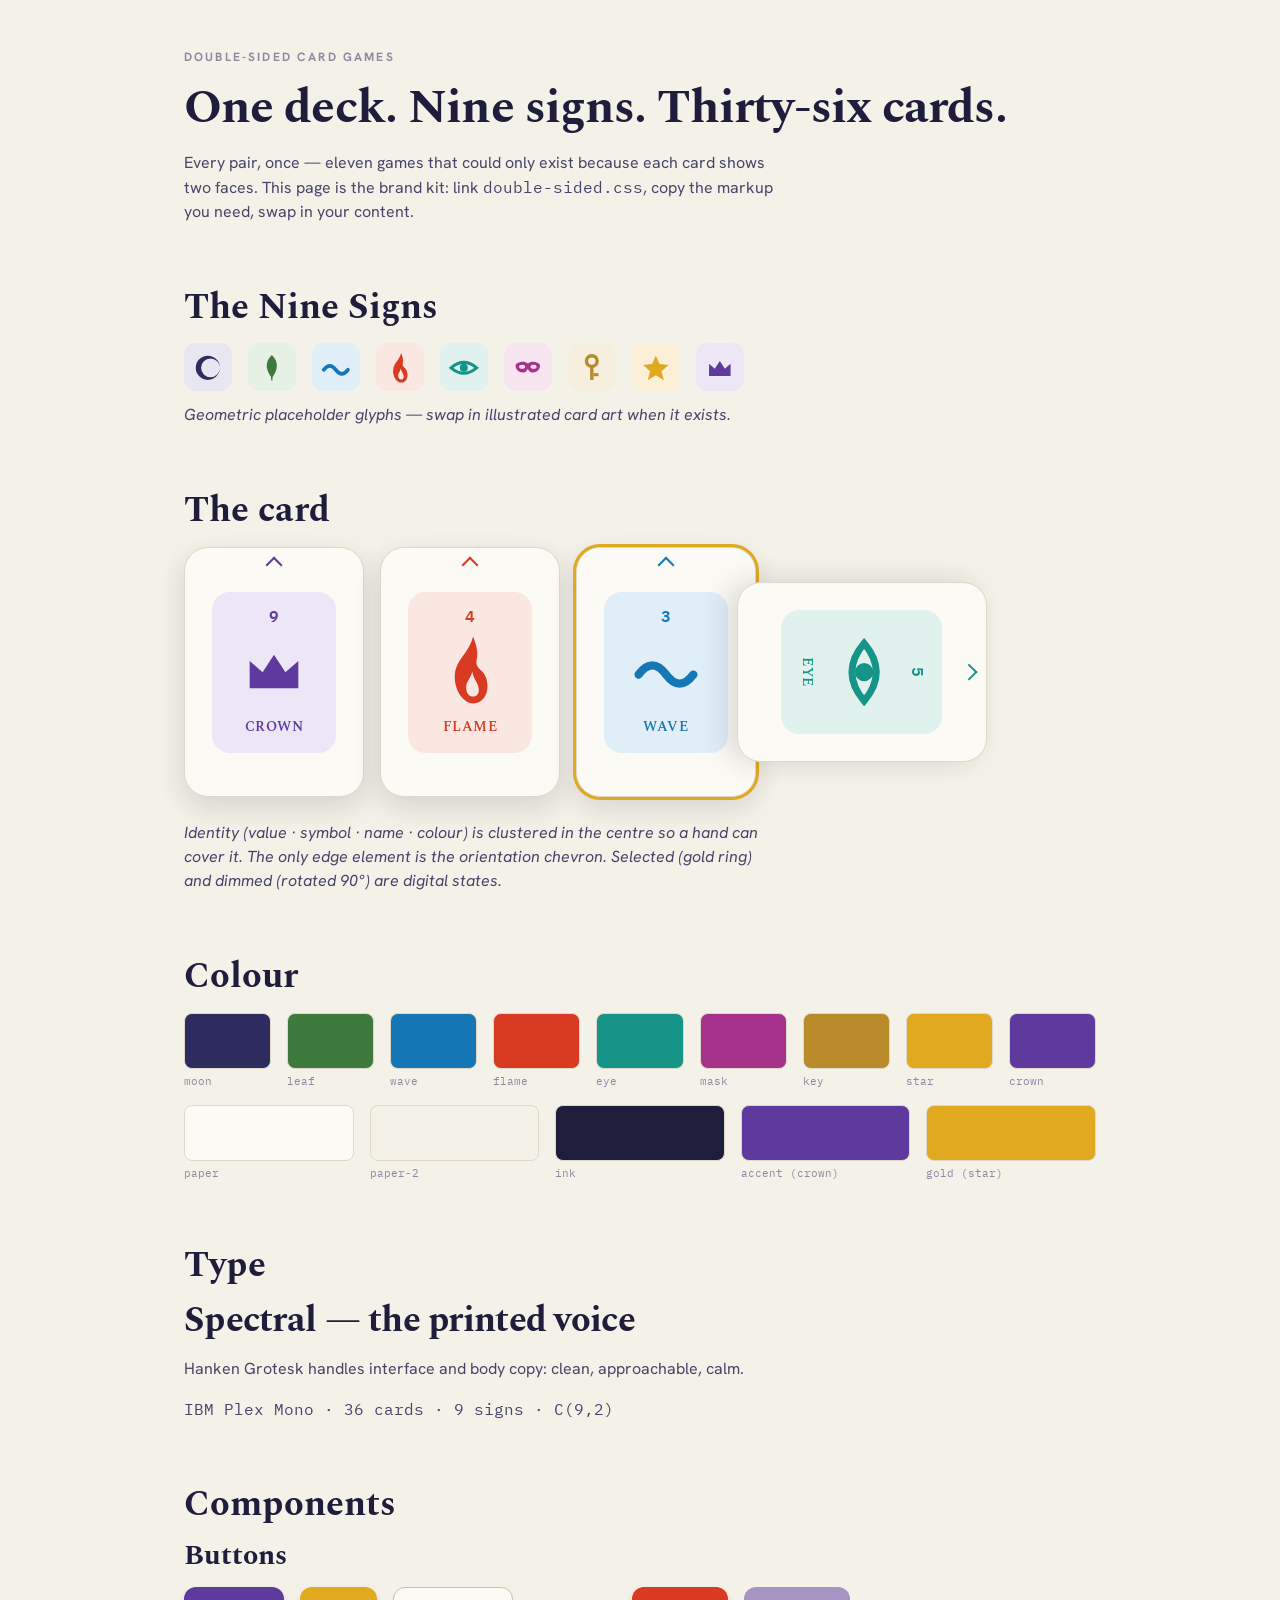
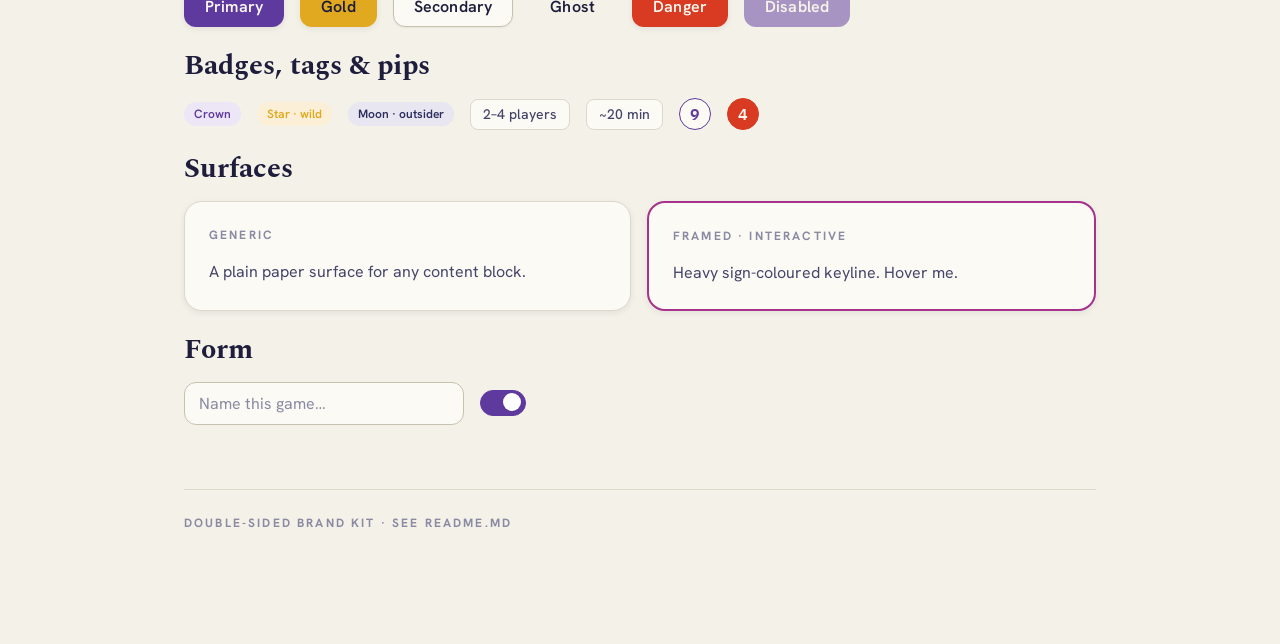
<file: Designs/Brand Kit/starter.html>
<!DOCTYPE html>
<html lang="en">
<head>
  <meta charset="UTF-8">
  <meta name="viewport" content="width=device-width, initial-scale=1.0">
  <title>Double-Sided · Brand Kit</title>
  <link rel="stylesheet" href="double-sided.css">
  <style>
    /* page-only layout helpers (not part of the kit) */
    body { margin: 0; }
    .wrap { max-width: 960px; margin: 0 auto; padding: var(--space-7) var(--space-5) var(--space-9); }
    section { margin-top: var(--space-8); }
    .row { display: flex; flex-wrap: wrap; gap: var(--space-4); align-items: center; }
    .grid { display: grid; gap: var(--space-4); }
    .swatch { height: 56px; border-radius: var(--radius-sm); border: 1px solid var(--line); }
    .swatch-label { font-size: var(--text-2xs); color: var(--text-muted); margin-top: 4px; font-family: var(--font-mono); }
    hr { border: none; border-top: 1px solid var(--line); margin: 0; }
  </style>
</head>
<body class="ds">
  <!-- Inline glyph sprite so this page renders from file:// without a server.
       For real pages served over http(s), delete this block and reference
       the standalone glyphs.svg via <use href="glyphs.svg#sign-x">. -->
  <svg xmlns="http://www.w3.org/2000/svg" style="display:none">
    <symbol id="sign-moon" viewBox="0 0 100 100"><path fill-rule="evenodd" d="M50 50 m-36 0 a36 36 0 1 0 72 0 a36 36 0 1 0 -72 0 Z M58 50 m-28 0 a28 28 0 1 0 56 0 a28 28 0 1 0 -56 0 Z" fill="currentColor"/></symbol>
    <symbol id="sign-leaf" viewBox="0 0 100 100"><path d="M50 12 C70 30 70 56 50 80 C30 56 30 30 50 12 Z" fill="currentColor"/><rect x="48" y="76" width="4" height="12" rx="2" fill="currentColor"/></symbol>
    <symbol id="sign-wave" viewBox="0 0 100 100"><path d="M14 56 Q32 32 50 56 T86 56" fill="none" stroke="currentColor" stroke-width="11" stroke-linecap="round"/></symbol>
    <symbol id="sign-flame" viewBox="0 0 100 100"><path fill-rule="evenodd" d="M54 6 C48 30 30 36 30 60 C30 78 42 94 54 94 C69 94 77 78 71 60 C67 48 56 50 59 35 C61 26 58 16 54 6 Z M53 52 C51 61 45 65 45 73 C45 81 49 85 54 85 C60 85 63 79 61 72 C59 64 55 63 53 52 Z" fill="currentColor"/></symbol>
    <symbol id="sign-eye" viewBox="0 0 100 100"><path d="M12 50 Q50 18 88 50 Q50 82 12 50 Z" fill="none" stroke="currentColor" stroke-width="9"/><circle cx="50" cy="50" r="12" fill="currentColor"/></symbol>
    <symbol id="sign-mask" viewBox="0 0 100 100"><path fill-rule="evenodd" d="M14 40 C24 30 40 30 50 37 C60 30 76 30 86 40 C88 53 79 63 65 64 C57 65 52 59 50 53 C48 59 43 65 35 64 C21 63 12 53 14 40 Z M33 47 m-9 0 a9 6 0 1 0 18 0 a9 6 0 1 0 -18 0 Z M67 47 m-9 0 a9 6 0 1 0 18 0 a9 6 0 1 0 -18 0 Z" fill="currentColor"/></symbol>
    <symbol id="sign-key" viewBox="0 0 100 100"><circle cx="50" cy="30" r="16" fill="none" stroke="currentColor" stroke-width="10"/><rect x="45" y="44" width="10" height="42" fill="currentColor"/><rect x="55" y="66" width="15" height="9" fill="currentColor"/></symbol>
    <symbol id="sign-star" viewBox="0 0 100 100"><path d="M50 14 L61 39 L88 42 L67 60 L74 87 L50 72 L26 87 L33 60 L12 42 L39 39 Z" fill="currentColor"/></symbol>
    <symbol id="sign-crown" viewBox="0 0 100 100"><path d="M18 74 L18 38 L35 53 L50 30 L65 53 L82 38 L82 74 Z" fill="currentColor"/></symbol>
  </svg>

  <div class="wrap">

    <p class="ds-overline">Double-Sided Card Games</p>
    <h1 class="ds-display">One deck. Nine signs. Thirty-six cards.</h1>
    <p>Every pair, once — eleven games that could only exist because each card shows
       two faces. This page is the brand kit: link <span class="ds-mono">double-sided.css</span>,
       copy the markup you need, swap in your content.</p>

    <!-- ============ THE NINE SIGNS ============ -->
    <section>
      <h2>The Nine Signs</h2>
      <div class="row">
        <div class="ds-sign sign-moon"><svg><use href="#sign-moon"/></svg></div>
        <div class="ds-sign sign-leaf"><svg><use href="#sign-leaf"/></svg></div>
        <div class="ds-sign sign-wave"><svg><use href="#sign-wave"/></svg></div>
        <div class="ds-sign sign-flame"><svg><use href="#sign-flame"/></svg></div>
        <div class="ds-sign sign-eye"><svg><use href="#sign-eye"/></svg></div>
        <div class="ds-sign sign-mask"><svg><use href="#sign-mask"/></svg></div>
        <div class="ds-sign sign-key"><svg><use href="#sign-key"/></svg></div>
        <div class="ds-sign sign-star"><svg><use href="#sign-star"/></svg></div>
        <div class="ds-sign sign-crown"><svg><use href="#sign-crown"/></svg></div>
      </div>
      <p style="margin-top:var(--space-3)"><em>Geometric placeholder glyphs — swap in illustrated card art when it exists.</em></p>
    </section>

    <!-- ============ PLAYING CARDS ============ -->
    <section>
      <h2>The card</h2>
      <div class="row" style="align-items:flex-end">
        <div class="ds-playing-card sign-crown">
          <span class="orient"></span>
          <div class="identity">
            <span class="value">9</span>
            <span class="glyph"><svg><use href="#sign-crown"/></svg></span>
            <span class="name">Crown</span>
          </div>
        </div>
        <div class="ds-playing-card sign-flame">
          <span class="orient"></span>
          <div class="identity">
            <span class="value">4</span>
            <span class="glyph"><svg><use href="#sign-flame"/></svg></span>
            <span class="name">Flame</span>
          </div>
        </div>
        <div class="ds-playing-card sign-wave ds-playing-card--selected">
          <span class="orient"></span>
          <div class="identity">
            <span class="value">3</span>
            <span class="glyph"><svg><use href="#sign-wave"/></svg></span>
            <span class="name">Wave</span>
          </div>
        </div>
        <div class="ds-playing-card sign-eye ds-playing-card--dim">
          <span class="orient"></span>
          <div class="identity">
            <span class="value">5</span>
            <span class="glyph"><svg><use href="#sign-eye"/></svg></span>
            <span class="name">Eye</span>
          </div>
        </div>
      </div>
      <p style="margin-top:var(--space-5)"><em>Identity (value · symbol · name · colour) is clustered in the centre so a
        hand can cover it. The only edge element is the orientation chevron. Selected (gold ring) and
        dimmed (rotated 90°) are digital states.</em></p>
    </section>

    <!-- ============ COLOUR ============ -->
    <section>
      <h2>Colour</h2>
      <div class="grid" style="grid-template-columns:repeat(9,1fr)">
        <div><div class="swatch" style="background:var(--moon)"></div><div class="swatch-label">moon</div></div>
        <div><div class="swatch" style="background:var(--leaf)"></div><div class="swatch-label">leaf</div></div>
        <div><div class="swatch" style="background:var(--wave)"></div><div class="swatch-label">wave</div></div>
        <div><div class="swatch" style="background:var(--flame)"></div><div class="swatch-label">flame</div></div>
        <div><div class="swatch" style="background:var(--eye)"></div><div class="swatch-label">eye</div></div>
        <div><div class="swatch" style="background:var(--mask)"></div><div class="swatch-label">mask</div></div>
        <div><div class="swatch" style="background:var(--key)"></div><div class="swatch-label">key</div></div>
        <div><div class="swatch" style="background:var(--star)"></div><div class="swatch-label">star</div></div>
        <div><div class="swatch" style="background:var(--crown)"></div><div class="swatch-label">crown</div></div>
      </div>
      <div class="grid" style="grid-template-columns:repeat(5,1fr);margin-top:var(--space-4)">
        <div><div class="swatch" style="background:var(--paper)"></div><div class="swatch-label">paper</div></div>
        <div><div class="swatch" style="background:var(--paper-2)"></div><div class="swatch-label">paper-2</div></div>
        <div><div class="swatch" style="background:var(--ink)"></div><div class="swatch-label">ink</div></div>
        <div><div class="swatch" style="background:var(--accent)"></div><div class="swatch-label">accent (crown)</div></div>
        <div><div class="swatch" style="background:var(--gold)"></div><div class="swatch-label">gold (star)</div></div>
      </div>
    </section>

    <!-- ============ TYPE ============ -->
    <section>
      <h2>Type</h2>
      <p class="ds-display" style="font-size:var(--text-2xl)">Spectral — the printed voice</p>
      <p>Hanken Grotesk handles interface and body copy: clean, approachable, calm.</p>
      <p class="ds-mono">IBM Plex Mono · 36 cards · 9 signs · C(9,2)</p>
    </section>

    <!-- ============ COMPONENTS ============ -->
    <section>
      <h2>Components</h2>

      <h3>Buttons</h3>
      <div class="row">
        <button class="ds-btn">Primary</button>
        <button class="ds-btn ds-btn--gold">Gold</button>
        <button class="ds-btn ds-btn--secondary">Secondary</button>
        <button class="ds-btn ds-btn--ghost">Ghost</button>
        <button class="ds-btn ds-btn--danger">Danger</button>
        <button class="ds-btn" disabled>Disabled</button>
      </div>

      <h3 style="margin-top:var(--space-5)">Badges, tags & pips</h3>
      <div class="row">
        <span class="ds-badge sign-crown">Crown</span>
        <span class="ds-badge sign-star">Star · wild</span>
        <span class="ds-badge sign-moon">Moon · outsider</span>
        <span class="ds-tag">2–4 players</span>
        <span class="ds-tag">~20 min</span>
        <span class="ds-pip sign-crown">9</span>
        <span class="ds-pip sign-flame ds-pip--filled">4</span>
      </div>

      <h3 style="margin-top:var(--space-5)">Surfaces</h3>
      <div class="row" style="align-items:stretch">
        <div class="ds-card" style="flex:1;min-width:220px">
          <p class="ds-overline">Generic</p>
          <p style="margin:0">A plain paper surface for any content block.</p>
        </div>
        <div class="ds-card ds-card--frame sign-mask ds-card--interactive" style="flex:1;min-width:220px">
          <p class="ds-overline">Framed · interactive</p>
          <p style="margin:0">Heavy sign-coloured keyline. Hover me.</p>
        </div>
      </div>

      <h3 style="margin-top:var(--space-5)">Form</h3>
      <div class="row">
        <input class="ds-input" placeholder="Name this game…" style="max-width:280px">
        <label class="ds-switch"><input type="checkbox" checked><span class="track"></span><span class="thumb"></span></label>
      </div>
    </section>

    <hr style="margin-top:var(--space-8)">
    <p class="ds-overline" style="margin-top:var(--space-5)">Double-Sided Brand Kit · see README.md</p>

  </div>
</body>
</html>
</file>
<file: Designs/Brand Kit/double-sided.css>
/* ============================================================
   DOUBLE-SIDED · Brand Kit
   ------------------------------------------------------------
   One file. Link it and you get the whole visual language:
   webfonts, design tokens, and plain CSS component classes.
   No build step, no framework, no JavaScript required.

       <link rel="stylesheet" href="double-sided.css">

   See README.md for the quick-start and starter.html for a
   live, copy-paste gallery of everything below.
   ============================================================ */

@import url('https://fonts.googleapis.com/css2?family=Spectral:ital,wght@0,400;0,500;0,600;0,700;1,400&family=Hanken+Grotesk:wght@400;500;600;700;800&family=IBM+Plex+Mono:wght@400;500;600&display=swap');

/* ============================================================
   1 · TOKENS
   ============================================================ */
:root {
  /* ---- Paper & ink (warm neutral spine) ---- */
  --paper:       #FCFAF4;  --paper-2: #F4F1E8;  --paper-3: #ECE8DC;
  --ink:         #1E1E3C;  --ink-2:   #45456A;  --ink-3:   #8A8AA3;
  --line:        #DDD8CA;  --line-strong: #C7C1AE;  --white: #FFFFFF;
  --overlay:     rgba(30, 30, 60, 0.55);

  /* ---- The Nine Signs · identity hues (pip order 1–9) ---- */
  --moon:  #2E2C5F;  --leaf:  #3E7A3E;  --wave:  #1577B5;
  --flame: #D83A22;  --eye:   #169488;  --mask:  #A6328C;
  --key:   #B98A2A;  --star:  #E0A91F;  --crown: #5E3A9E;

  /* ---- The Nine Signs · soft tints (fields / chips) ---- */
  --moon-tint:  #E7E6F1;  --leaf-tint:  #E6F0E5;  --wave-tint:  #E0EEF8;
  --flame-tint: #FBE7E1;  --eye-tint:   #E0F1EE;  --mask-tint:  #F6E5F1;
  --key-tint:   #F6EFDD;  --star-tint:  #FBF0D7;  --crown-tint: #ECE6F6;

  /* ---- Interactive accents ---- */
  --accent: var(--crown);  --accent-press: #4C2E80;  --accent-tint: var(--crown-tint);
  --gold: var(--star);     --gold-soft: #F2D896;

  /* ---- Semantic status ---- */
  --success: #2F7D4F;  --success-tint: #E2F0E6;
  --warning: #C9821C;  --warning-tint: #FAEFD7;
  --danger:  var(--flame);  --danger-tint: var(--flame-tint);
  --info:    var(--wave);   --info-tint:   var(--wave-tint);

  /* ---- Surface & text aliases ---- */
  --surface-page: var(--paper-2);  --surface-card: var(--paper);  --surface-sunken: var(--paper-3);
  --text-strong: var(--ink);  --text-body: var(--ink-2);  --text-muted: var(--ink-3);
  --text-on-accent: #FBF7EF;  --border-card: var(--line);  --focus-ring: var(--gold);

  /* ---- Type ---- */
  --font-serif: 'Spectral', Georgia, 'Times New Roman', serif;
  --font-sans:  'Hanken Grotesk', system-ui, -apple-system, sans-serif;
  --font-mono:  'IBM Plex Mono', 'SFMono-Regular', Menlo, monospace;
  --text-2xs: 0.6875rem; --text-xs: 0.75rem; --text-sm: 0.875rem; --text-base: 1rem;
  --text-md: 1.125rem; --text-lg: 1.375rem; --text-xl: 1.75rem; --text-2xl: 2.25rem;
  --text-3xl: 3rem; --text-4xl: 4rem;
  --weight-regular: 400; --weight-medium: 500; --weight-semibold: 600; --weight-bold: 700; --weight-black: 800;
  --leading-tight: 1.1; --leading-snug: 1.28; --leading-normal: 1.5; --leading-relaxed: 1.7;
  --tracking-tight: -0.02em; --tracking-wide: 0.04em; --tracking-overline: 0.18em;

  /* ---- Spacing (8px scale, 4px half-step) ---- */
  --space-1: 0.25rem; --space-2: 0.5rem; --space-3: 0.75rem; --space-4: 1rem;
  --space-5: 1.5rem; --space-6: 2rem; --space-7: 3rem; --space-8: 4rem; --space-9: 6rem;

  /* ---- Radii (deck-card geometry) ---- */
  --radius-xs: 4px; --radius-sm: 8px; --radius-md: 12px;
  --radius-lg: 18px; --radius-card: 24px; --radius-pill: 999px;

  /* ---- Borders ---- */
  --border-thin: 1px; --border-base: 1.5px; --border-thick: 2.5px;

  /* ---- Elevation (warm, soft, indigo-tinted) ---- */
  --shadow-xs: 0 1px 2px rgba(30,30,60,0.06);
  --shadow-sm: 0 2px 6px rgba(30,30,60,0.08);
  --shadow-md: 0 6px 18px rgba(30,30,60,0.10);
  --shadow-lg: 0 16px 40px rgba(30,30,60,0.16);
  --shadow-card: 0 10px 28px rgba(30,30,60,0.14);
  --shadow-inset: inset 0 1px 0 rgba(255,255,255,0.6);

  /* ---- Focus & motion ---- */
  --focus-width: 3px; --focus-offset: 2px;
  --ease-flip: cubic-bezier(0.34,1.20,0.64,1);
  --ease-out:  cubic-bezier(0.22,0.61,0.36,1);
  --dur-fast: 120ms; --dur-base: 220ms; --dur-slow: 420ms;

  /* ---- Per-sign helper: set --sign / --sign-tint on any element ---- */
  --sign: var(--ink);
  --sign-tint: var(--paper-3);
}

/* Sign scoping: add class `sign-<name>` to set --sign + --sign-tint. */
.sign-moon  { --sign: var(--moon);  --sign-tint: var(--moon-tint);  }
.sign-leaf  { --sign: var(--leaf);  --sign-tint: var(--leaf-tint);  }
.sign-wave  { --sign: var(--wave);  --sign-tint: var(--wave-tint);  }
.sign-flame { --sign: var(--flame); --sign-tint: var(--flame-tint); }
.sign-eye   { --sign: var(--eye);   --sign-tint: var(--eye-tint);   }
.sign-mask  { --sign: var(--mask);  --sign-tint: var(--mask-tint);  }
.sign-key   { --sign: var(--key);   --sign-tint: var(--key-tint);   }
.sign-star  { --sign: var(--star);  --sign-tint: var(--star-tint);  }
.sign-crown { --sign: var(--crown); --sign-tint: var(--crown-tint); }

/* ============================================================
   2 · BASE
   ============================================================ */
.ds {
  font-family: var(--font-sans);
  font-size: var(--text-base);
  line-height: var(--leading-normal);
  color: var(--text-body);
  background: var(--surface-page);
}
.ds *, .ds *::before, .ds *::after { box-sizing: border-box; }

.ds h1, .ds h2, .ds h3, .ds .ds-display {
  font-family: var(--font-serif);
  color: var(--text-strong);
  line-height: var(--leading-tight);
  font-weight: var(--weight-bold);
  margin: 0 0 var(--space-4);
}
.ds h1, .ds .ds-display { font-size: var(--text-3xl); letter-spacing: var(--tracking-tight); }
.ds h2 { font-size: var(--text-2xl); }
.ds h3 { font-size: var(--text-xl); }
.ds p { margin: 0 0 var(--space-4); max-width: 66ch; }
.ds a { color: var(--accent); }

/* Editorial helpers */
.ds-overline {
  font-family: var(--font-sans);
  font-size: var(--text-xs);
  font-weight: var(--weight-bold);
  text-transform: uppercase;
  letter-spacing: var(--tracking-overline);
  color: var(--text-muted);
}
.ds-mono { font-family: var(--font-mono); }
.ds-game { text-transform: uppercase; letter-spacing: var(--tracking-wide); } /* game titles */

/* ============================================================
   3 · BUTTON  ·  .ds-btn  [--gold|--secondary|--ghost|--danger] [--sm|--lg]
   ============================================================ */
.ds-btn {
  display: inline-flex; align-items: center; justify-content: center; gap: var(--space-2);
  font-family: var(--font-sans); font-weight: var(--weight-semibold); font-size: var(--text-base);
  line-height: 1; letter-spacing: 0.01em; padding: 11px 20px;
  color: var(--text-on-accent); background: var(--accent);
  border: var(--border-base) solid transparent; border-radius: var(--radius-md);
  box-shadow: var(--shadow-sm); cursor: pointer; user-select: none;
  transition: transform var(--dur-fast) var(--ease-out),
              filter var(--dur-fast) var(--ease-out);
}
.ds-btn:hover  { filter: brightness(0.94); }
.ds-btn:active { transform: scale(0.97); }
.ds-btn:focus-visible { outline: var(--focus-width) solid var(--focus-ring); outline-offset: var(--focus-offset); }
.ds-btn:disabled { opacity: 0.5; cursor: not-allowed; box-shadow: none; filter: none; transform: none; }
.ds-btn--sm { padding: 7px 14px; font-size: var(--text-sm); border-radius: var(--radius-sm); }
.ds-btn--lg { padding: 15px 28px; font-size: var(--text-md); }
.ds-btn--gold      { background: var(--gold); color: var(--ink); }
.ds-btn--secondary { background: var(--paper); color: var(--text-strong); border-color: var(--line-strong); box-shadow: var(--shadow-xs); }
.ds-btn--ghost     { background: transparent; color: var(--text-strong); box-shadow: none; }
.ds-btn--ghost:hover { background: var(--paper-3); filter: none; }
.ds-btn--danger    { background: var(--danger); }

/* ============================================================
   4 · BADGE & TAG
   ============================================================ */
.ds-badge {
  display: inline-flex; align-items: center; gap: 6px;
  font-family: var(--font-sans); font-size: var(--text-xs); font-weight: var(--weight-semibold);
  padding: 3px 10px; border-radius: var(--radius-pill);
  background: var(--sign-tint); color: var(--sign);
}
.ds-tag {
  display: inline-flex; align-items: center; gap: 6px;
  font-family: var(--font-sans); font-size: var(--text-sm); font-weight: var(--weight-medium);
  padding: 4px 12px; border-radius: var(--radius-sm);
  background: var(--paper); color: var(--text-body);
  border: var(--border-thin) solid var(--line);
}

/* ============================================================
   5 · PIP  ·  the circled index numeral (rank 1–9)
   ============================================================ */
.ds-pip {
  display: inline-grid; place-items: center;
  width: 2em; height: 2em; flex: none;
  font-family: var(--font-mono); font-weight: var(--weight-semibold);
  font-size: var(--text-base); border-radius: var(--radius-pill);
  border: var(--border-base) solid var(--sign); color: var(--sign); background: var(--paper);
}
.ds-pip--filled { background: var(--sign); color: var(--text-on-accent); }

/* ============================================================
   6 · CARD  ·  generic paper surface  [--frame for the heavy keyline]
   ============================================================ */
.ds-card {
  background: var(--surface-card); border: var(--border-thin) solid var(--border-card);
  border-radius: var(--radius-lg); box-shadow: var(--shadow-sm); padding: var(--space-5);
  transition: transform var(--dur-base) var(--ease-out), box-shadow var(--dur-base) var(--ease-out);
}
.ds-card--frame { border: var(--border-thick) solid var(--sign); }
.ds-card--interactive { cursor: pointer; }
.ds-card--interactive:hover { transform: translateY(-4px); box-shadow: var(--shadow-md); }

/* ============================================================
   7 · FORM  ·  input & switch
   ============================================================ */
.ds-input {
  font-family: var(--font-sans); font-size: var(--text-base); color: var(--text-strong);
  padding: 10px 14px; background: var(--paper); border: var(--border-base) solid var(--line-strong);
  border-radius: var(--radius-md); width: 100%;
}
.ds-input:focus-visible { outline: none; border-color: var(--accent); box-shadow: 0 0 0 3px var(--accent-tint); }
.ds-input::placeholder { color: var(--text-muted); }

.ds-switch { position: relative; display: inline-block; width: 46px; height: 26px; }
.ds-switch input { position: absolute; opacity: 0; }
.ds-switch .track {
  position: absolute; inset: 0; background: var(--paper-3); border: var(--border-thin) solid var(--line-strong);
  border-radius: var(--radius-pill); transition: background var(--dur-base) var(--ease-out);
}
.ds-switch .thumb {
  position: absolute; top: 3px; left: 3px; width: 18px; height: 18px;
  background: var(--white); border-radius: var(--radius-pill); box-shadow: var(--shadow-xs);
  transition: transform var(--dur-base) var(--ease-flip);
}
.ds-switch input:checked ~ .track { background: var(--accent); border-color: var(--accent); }
.ds-switch input:checked ~ .thumb { transform: translateX(20px); }

/* ============================================================
   8 · DIALOG  ·  .ds-overlay wraps a .ds-dialog
   ============================================================ */
.ds-overlay {
  position: fixed; inset: 0; background: var(--overlay);
  display: grid; place-items: center; padding: var(--space-5); z-index: 1100;
}
.ds-dialog {
  background: var(--surface-card); border-radius: var(--radius-lg); box-shadow: var(--shadow-lg);
  padding: var(--space-6); max-width: 30rem; width: 100%;
}

/* ============================================================
   9 · SIGN CHIP  ·  one of the nine deck signs as a glyph mark
   Pair with class `sign-<name>` to colour it.
   ============================================================ */
.ds-sign {
  display: inline-grid; place-items: center; flex: none;
  width: 3em; height: 3em; padding: 0.45em;
  color: var(--sign); background: var(--sign-tint);
  border-radius: var(--radius-md);
}
.ds-sign--ring   { border-radius: var(--radius-pill); border: 2px solid var(--sign); }
.ds-sign--framed { border: var(--border-base) solid var(--sign); box-shadow: var(--shadow-xs); }
.ds-sign svg { width: 100%; height: 100%; display: block; }

/* ============================================================
   10 · PLAYING CARD  ·  the deck's defining object (one live face)
   ------------------------------------------------------------
   Only the strictly-defined elements (CARD_LAYOUT.md):
     · orientation marker — small top-edge chevron, defines "up"
     · identity cluster, CENTRED — value (pip) · symbol · name,
       gathered in the middle so a player's hand can cover the
       whole identity at once.
   The card itself is neutral paper with a plain border. No
   sign-coloured frame (that is open question #4), no notch, no
   inner keyline. Both faces share this exact structure.
   `--dim` (90° rotation) and `--selected` are DIGITAL states only.
   ============================================================ */
.ds-playing-card {
  position: relative; display: flex; align-items: center; justify-content: center;
  width: 180px; aspect-ratio: 756 / 1051; flex: none;
  background: var(--paper); color: var(--sign);
  border: var(--border-thin) solid var(--line); border-radius: var(--radius-card);
  box-shadow: var(--shadow-card);
  transition: transform var(--dur-slow) var(--ease-flip), box-shadow var(--dur-base) var(--ease-out);
}
.ds-playing-card--dim { transform: rotate(90deg); }
.ds-playing-card--selected { box-shadow: 0 0 0 3px var(--gold), var(--shadow-card); }

/* orientation marker — minimal chevron at the top edge ("this end up").
   A rotated open corner: no bar, no fill that could read as a symbol. */
.ds-playing-card .orient {
  position: absolute; top: 11px; left: 50%; width: 12px; height: 12px;
  border-top: 2.5px solid var(--sign); border-right: 2.5px solid var(--sign);
  transform: translateX(-50%) rotate(-45deg);
}

/* identity cluster — value, symbol, name, all centred & coverable */
.ds-playing-card .identity {
  display: flex; flex-direction: column; align-items: center; gap: var(--space-2);
  padding: var(--space-4) var(--space-5); border-radius: var(--radius-lg);
  background: var(--sign-tint);
}
.ds-playing-card .identity .value {
  font-family: var(--font-mono); font-weight: var(--weight-semibold);
  font-size: var(--text-base); line-height: 1; color: var(--sign);
}
.ds-playing-card .identity .glyph { width: 76px; height: 76px; }
.ds-playing-card .identity .glyph svg { width: 100%; height: 100%; display: block; }
.ds-playing-card .identity .name {
  font-family: var(--font-serif); font-size: var(--text-sm); font-weight: var(--weight-semibold);
  text-transform: uppercase; letter-spacing: var(--tracking-wide); color: var(--sign);
}
</file>
